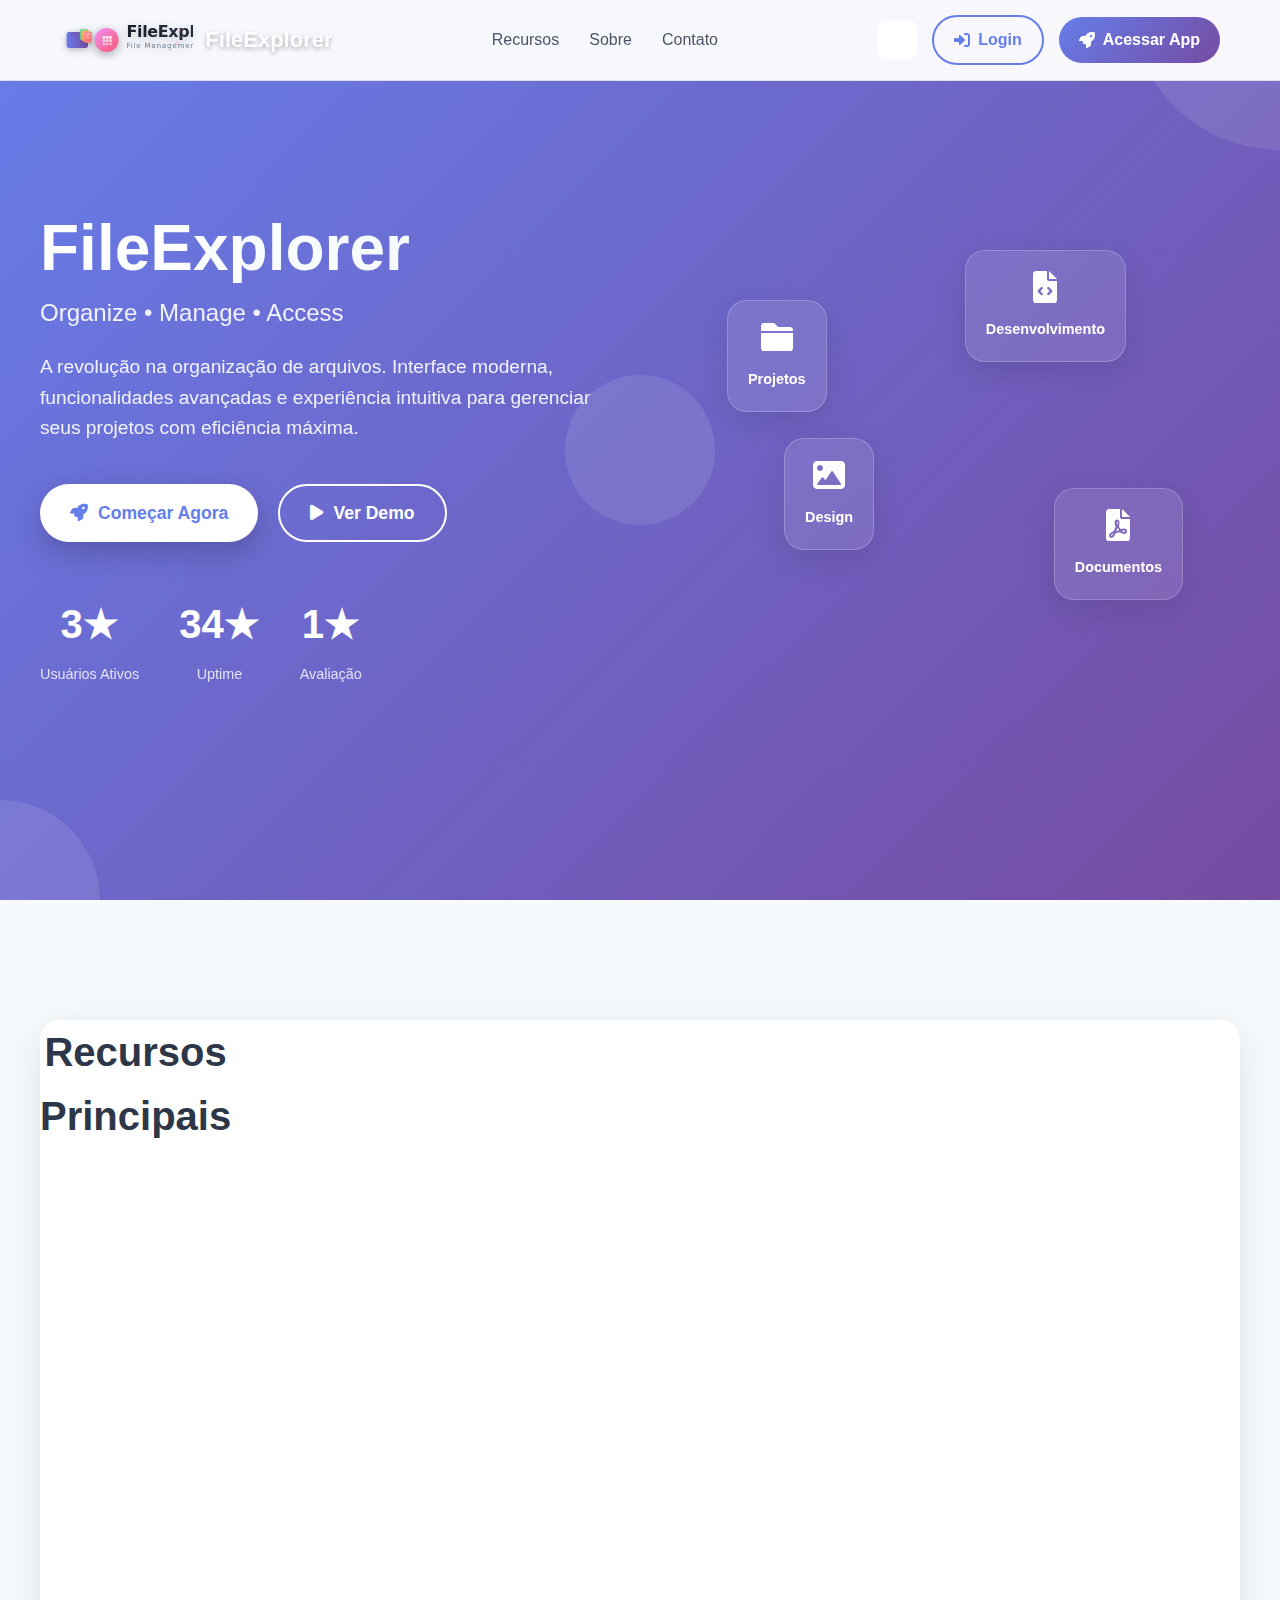
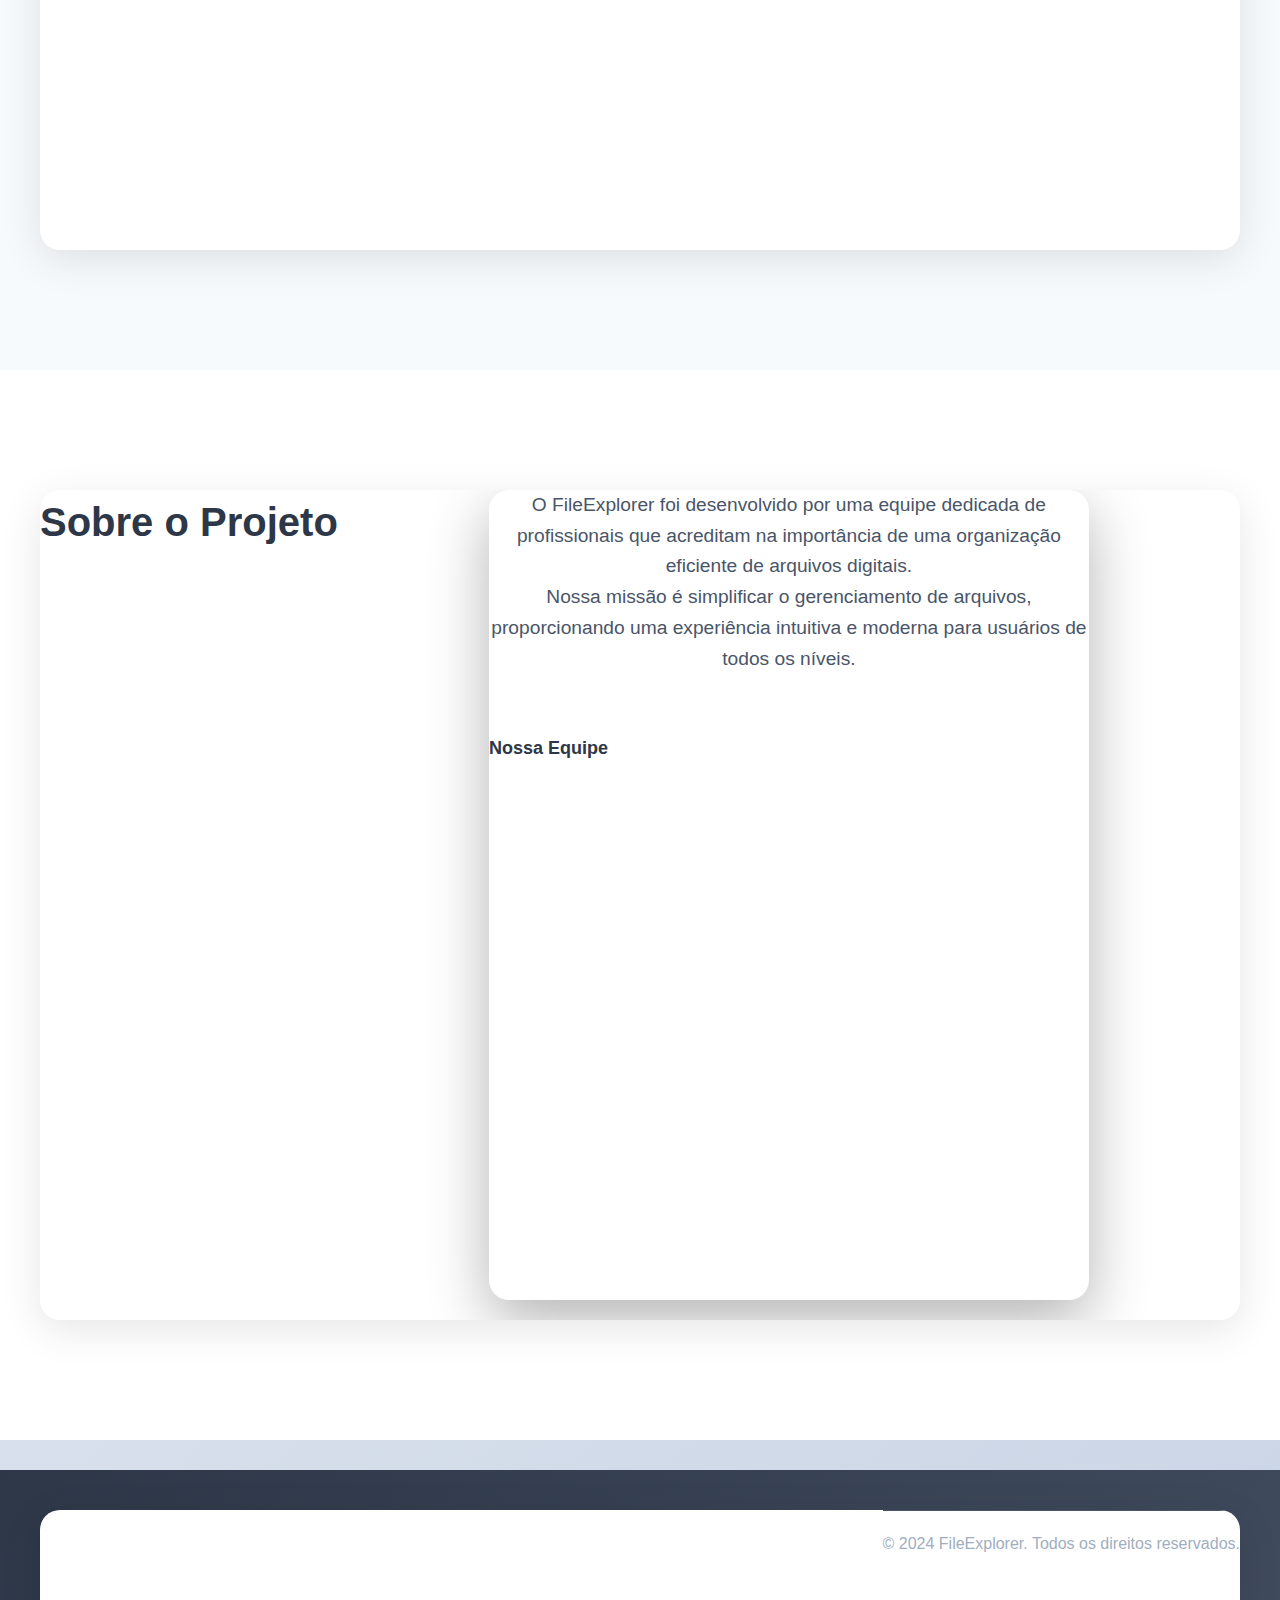
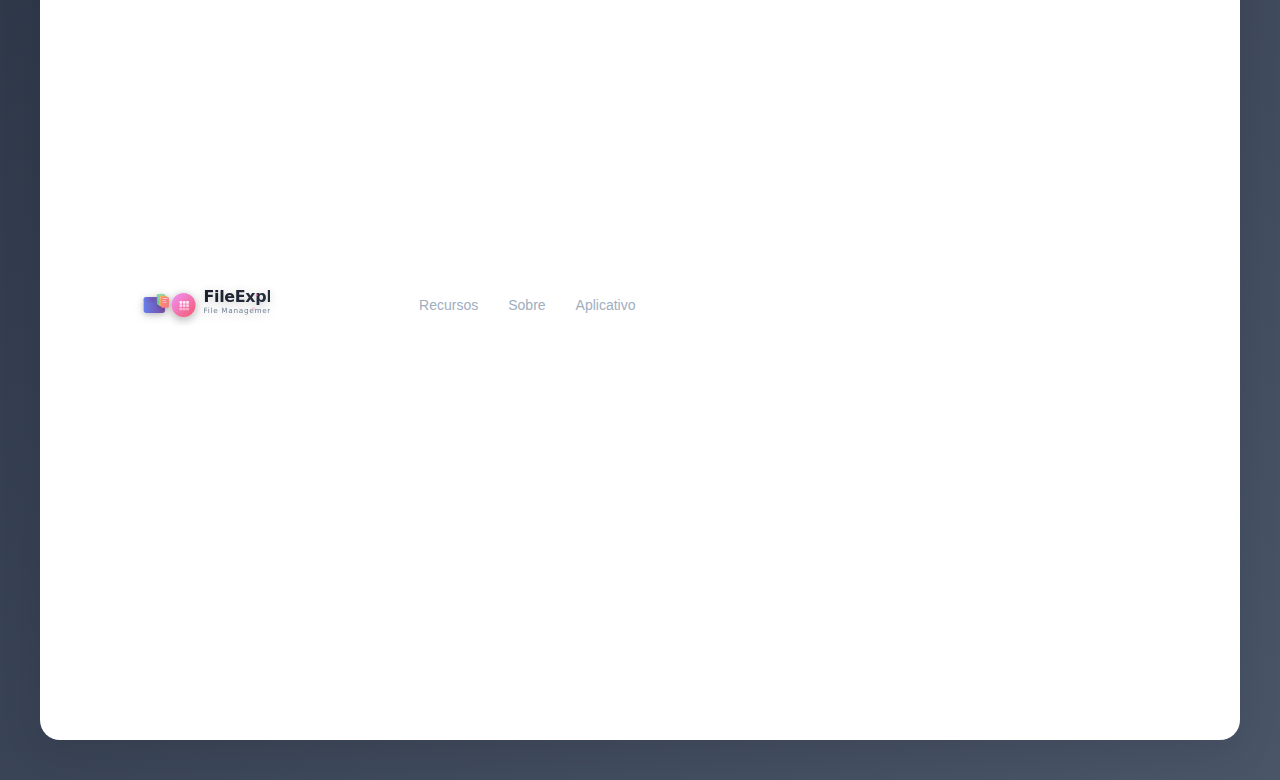
<file: organizador/index.html>
<!DOCTYPE html>
<html lang="pt-BR">
<head>
    <meta charset="UTF-8">
    <meta name="viewport" content="width=device-width, initial-scale=1.0">
    <title>FileExplorer - Organizador de Arquivos</title>
    <link rel="icon" type="image/svg+xml" href="favicon.svg">
    <link rel="stylesheet" href="style.css">
    <link href="https://cdnjs.cloudflare.com/ajax/libs/font-awesome/6.0.0/css/all.min.css" rel="stylesheet">
</head>
<body>
    <!-- Header da Landing Page -->
    <header class="landing-header">
        <div class="header-content">
            <div class="logo">
                <img src="logo.svg" alt="FileExplorer Logo" class="logo-img">
                <span>FileExplorer</span>
            </div>
            <nav class="header-nav">
                <a href="#features" class="nav-link">Recursos</a>
                <a href="#about" class="nav-link">Sobre</a>
                <a href="#contact" class="nav-link">Contato</a>
            </nav>
            <div class="header-actions">
                <button class="theme-toggle" id="themeToggle" title="Alternar tema">
                    <i class="fas fa-moon"></i>
                </button>
                <a href="login.html" class="btn-login">
                    <i class="fas fa-sign-in-alt"></i>
                    Login
                </a>
                <a href="app.html" class="btn-app">
                    <i class="fas fa-rocket"></i>
                    Acessar App
                </a>
            </div>
        </div>
    </header>

    <!-- Hero Section -->
    <section class="hero-section">
        <div class="hero-content">
            <div class="hero-text">
                <h1 class="hero-title">
                    <span class="hero-title-main">FileExplorer</span>
                    <span class="hero-title-sub">Organize • Manage • Access</span>
                </h1>
                <p class="hero-description">
                    A revolução na organização de arquivos. Interface moderna, 
                    funcionalidades avançadas e experiência intuitiva para gerenciar 
                    seus projetos com eficiência máxima.
                </p>
                <div class="hero-buttons">
                    <a href="app.html" class="hero-btn primary">
                        <i class="fas fa-rocket"></i>
                        Começar Agora
                    </a>
                    <button class="hero-btn secondary" id="demoBtn">
                        <i class="fas fa-play"></i>
                        Ver Demo
                    </button>
                </div>
                <div class="hero-stats">
                    <div class="stat-item">
                        <span class="stat-number">10K+</span>
                        <span class="stat-label">Usuários Ativos</span>
                    </div>
                    <div class="stat-item">
                        <span class="stat-number">99.9%</span>
                        <span class="stat-label">Uptime</span>
                    </div>
                    <div class="stat-item">
                        <span class="stat-number">5★</span>
                        <span class="stat-label">Avaliação</span>
                    </div>
                </div>
            </div>
            <div class="hero-visual">
                <div class="floating-cards">
                    <div class="floating-card card-1">
                        <i class="fas fa-folder"></i>
                        <span>Projetos</span>
                    </div>
                    <div class="floating-card card-2">
                        <i class="fas fa-file-code"></i>
                        <span>Desenvolvimento</span>
                    </div>
                    <div class="floating-card card-3">
                        <i class="fas fa-image"></i>
                        <span>Design</span>
                    </div>
                    <div class="floating-card card-4">
                        <i class="fas fa-file-pdf"></i>
                        <span>Documentos</span>
                    </div>
                </div>
            </div>
        </div>
        <div class="hero-background">
            <div class="bg-shape shape-1"></div>
            <div class="bg-shape shape-2"></div>
            <div class="bg-shape shape-3"></div>
        </div>
    </section>

    <!-- Features Section -->
    <section id="features" class="features-section">
        <div class="container">
            <h2 class="section-title">Recursos Principais</h2>
            <div class="features-grid">
                <div class="feature-card">
                    <div class="feature-icon">
                        <i class="fas fa-folder-open"></i>
                    </div>
                    <h3>Organização Inteligente</h3>
                    <p>Organize seus arquivos de forma automática e intuitiva com nossa IA avançada.</p>
                </div>
                <div class="feature-card">
                    <div class="feature-icon">
                        <i class="fas fa-search"></i>
                    </div>
                    <h3>Busca Avançada</h3>
                    <p>Encontre qualquer arquivo instantaneamente com nossa busca inteligente e filtros.</p>
                </div>
                <div class="feature-card">
                    <div class="feature-icon">
                        <i class="fas fa-moon"></i>
                    </div>
                    <h3>Tema Escuro</h3>
                    <p>Interface adaptável com tema claro e escuro para melhor experiência visual.</p>
                </div>
                <div class="feature-card">
                    <div class="feature-icon">
                        <i class="fas fa-mobile-alt"></i>
                    </div>
                    <h3>Responsivo</h3>
                    <p>Funciona perfeitamente em desktop, tablet e dispositivos móveis.</p>
                </div>
            </div>
        </div>
    </section>

    <!-- About Section -->
    <section id="about" class="about-section">
        <div class="container">
            <h2 class="section-title">Sobre o Projeto</h2>
            <div class="about-content">
                <div class="about-text">
                    <p>O FileExplorer foi desenvolvido por uma equipe dedicada de profissionais que acreditam na importância de uma organização eficiente de arquivos digitais.</p>
                    <p>Nossa missão é simplificar o gerenciamento de arquivos, proporcionando uma experiência intuitiva e moderna para usuários de todos os níveis.</p>
                </div>
                <div class="about-team">
                    <h3>Nossa Equipe</h3>
                    <div class="team-grid">
                        <div class="team-member">
                            <div class="member-icon">
                                <i class="fas fa-code"></i>
                            </div>
                            <h4>Gustavo</h4>
                            <p>Desenvolvedor Full Stack</p>
                        </div>
                        <div class="team-member">
                            <div class="member-icon">
                                <i class="fas fa-palette"></i>
                            </div>
                            <h4>Antony</h4>
                            <p>Designer & Ideias</p>
                        </div>
                        <div class="team-member">
                            <div class="member-icon">
                                <i class="fas fa-microphone"></i>
                            </div>
                            <h4>Mirian</h4>
                            <p>Apresentação & Cliente</p>
                        </div>
                        <div class="team-member">
                            <div class="member-icon">
                                <i class="fas fa-handshake"></i>
                            </div>
                            <h4>Ketelin</h4>
                            <p>Apresentação & Cliente</p>
                        </div>
                    </div>
                </div>
            </div>
        </div>
    </section>

    <!-- Footer -->
    <footer class="footer">
        <div class="container">
            <div class="footer-content">
                <div class="footer-logo">
                    <img src="logo.svg" alt="FileExplorer Logo" class="logo-img">
                    <span>FileExplorer</span>
                </div>
                <div class="footer-links">
                    <a href="#features">Recursos</a>
                    <a href="#about">Sobre</a>
                    <a href="app.html">Aplicativo</a>
                </div>
                <div class="footer-social">
                    <a href="#" class="social-link"><i class="fab fa-github"></i></a>
                    <a href="#" class="social-link"><i class="fab fa-linkedin"></i></a>
                    <a href="#" class="social-link"><i class="fab fa-twitter"></i></a>
                </div>
            </div>
            <div class="footer-bottom">
                <p>&copy; 2024 FileExplorer. Todos os direitos reservados.</p>
            </div>
        </div>
    </footer>

    <script src="landing.js"></script>
</body>
</html>
</file>
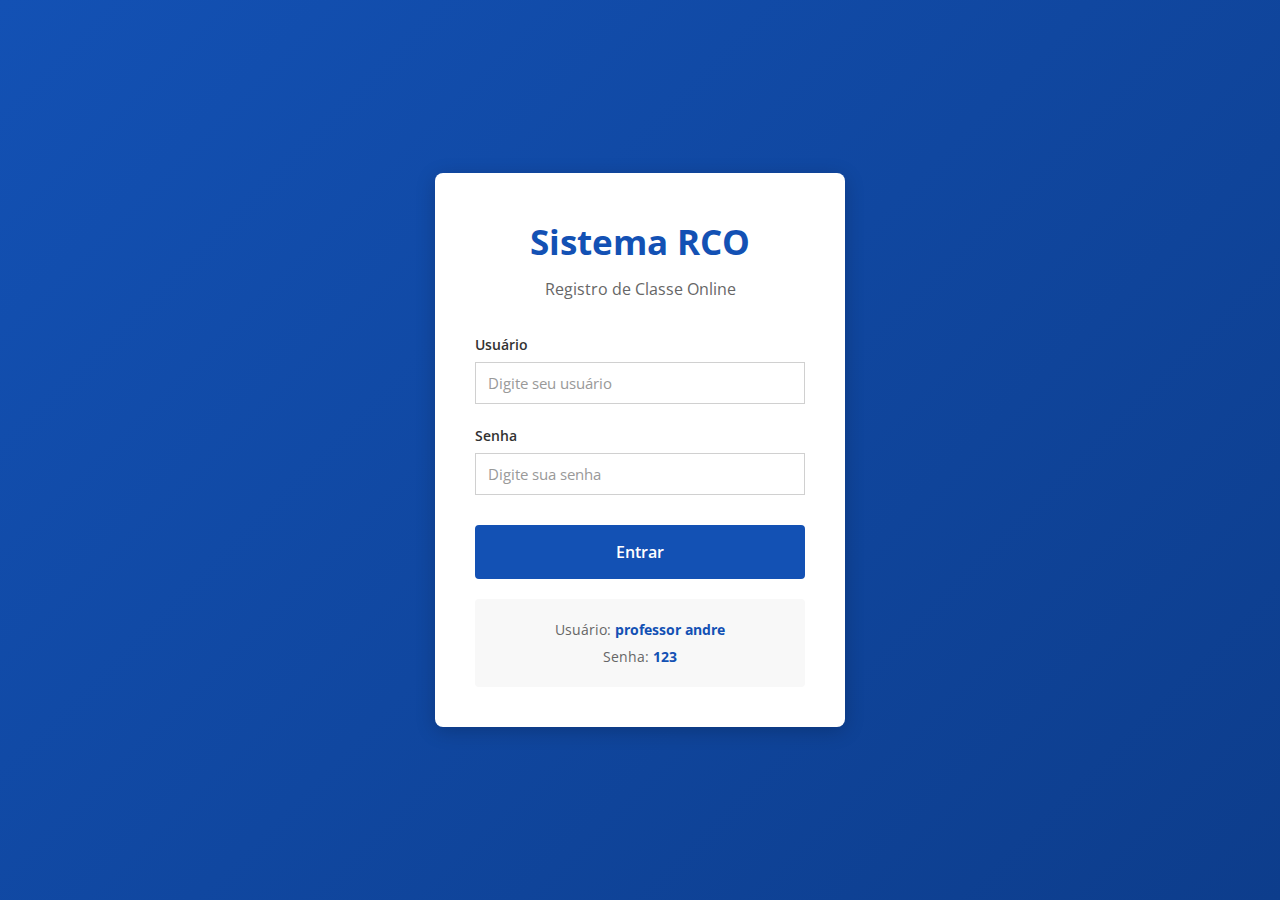
<file: rco/index.html>
<!DOCTYPE html>
<html lang="pt-BR">
<head>
    <meta charset="UTF-8">
    <meta name="viewport" content="width=device-width, initial-scale=1.0">
    <title>Sistema RCO - Registro de Classe Online</title>
    <link rel="stylesheet" href="style.css">
</head>
<body>
    <!-- Tela de Início/Login -->
    <div id="loginScreen" class="login-screen">
        <div class="login-container">
            <div class="login-box">
                <div class="login-header">
                    <h1 class="login-title">Sistema RCO</h1>
                    <p class="login-subtitle">Registro de Classe Online</p>
                </div>
                <form id="loginForm" class="login-form">
                    <div class="form-group">
                        <label for="username">Usuário</label>
                        <input type="text" id="username" required placeholder="Digite seu usuário" autocomplete="username">
                    </div>
                    <div class="form-group">
                        <label for="password">Senha</label>
                        <input type="password" id="password" required placeholder="Digite sua senha" autocomplete="current-password">
                    </div>
                    <button type="submit" class="login-btn">Entrar</button>
                    <div class="login-info">
                        <p>Usuário: <strong>professor andre</strong></p>
                        <p>Senha: <strong>123</strong></p>
                    </div>
                </form>
            </div>
        </div>
    </div>

    <!-- Sistema Principal (oculto inicialmente) -->
    <div id="mainSystem" class="main-system" style="display: none;">
        <div class="crt-screen">
            <div class="scanlines"></div>
            
            <!-- Header -->
            <header class="system-header">
                <div class="header-main">
                    <div class="container">
                        <div class="header-content">
                            <div class="header-title-section">
                                <h1 class="system-title">Sistema RCO</h1>
                                <p class="system-subtitle">Registro de Classe Online</p>
                            </div>
                            <button id="logoutBtn" class="logout-btn">Sair</button>
                        </div>
                    </div>
                </div>
            </header>

            <div class="content-wrapper">
                <!-- Menu Lateral (Aside) -->
                <aside class="sidebar">
                    <nav class="sidebar-nav">
                        <button class="menu-item active" data-section="attendance">
                            <span class="menu-icon">📋</span>
                            <span class="menu-text">Chamada</span>
                        </button>
                        <button class="menu-item" data-section="grades">
                            <span class="menu-icon">📝</span>
                            <span class="menu-text">Notas</span>
                        </button>
                        <button class="menu-item" data-section="reports">
                            <span class="menu-icon">📊</span>
                            <span class="menu-text">Relatórios</span>
                        </button>
                    </nav>
                </aside>

                <!-- Conteúdo Principal -->
                <main class="main-content">
                    <!-- Seção: Chamada -->
                    <section id="section-attendance" class="content-section active">
                        <div class="section-panel">
                            <div class="panel-header">
                                <h2>Registro de Chamada</h2>
                            </div>
                            <div class="panel-content">
                                <!-- Filtros -->
                                <div class="attendance-filters">
                                    <div class="filter-group">
                                        <label for="attendanceClass">Turma</label>
                                        <select id="attendanceClass">
                                            <option value="">Todas as turmas</option>
                                            <option value="1AP">1 AP - Médio Técnico</option>
                                            <option value="2AP">2 AP - Médio Técnico</option>
                                            <option value="3AP">3 AP - Médio Técnico</option>
                                        </select>
                                    </div>
                                    <div class="filter-group">
                                        <label for="attendanceDate">Data</label>
                                        <input type="date" id="attendanceDate" required>
                                    </div>
                                    <button id="loadAttendance" class="filter-btn">Carregar Lista</button>
                                </div>

                                <!-- Tabela de Chamada -->
                                <div class="attendance-table-container">
                                    <table class="attendance-table">
                                        <thead>
                                            <tr>
                                                <th width="50">Nº</th>
                                                <th>Matrícula</th>
                                                <th>Nome do Aluno</th>
                                                <th width="200">Status</th>
                                            </tr>
                                        </thead>
                                        <tbody id="attendanceTableBody">
                                            <tr>
                                                <td colspan="4" class="empty-message">Selecione uma turma e data para iniciar a chamada</td>
                                            </tr>
                                        </tbody>
                                    </table>
                                </div>

                                <div class="attendance-actions">
                                    <button id="saveAttendance" class="retro-btn" disabled>Salvar Chamada</button>
                                    <button id="selectAllPresent" class="action-btn">Marcar Todos Presentes</button>
                                </div>
                            </div>
                        </div>
                    </section>

                    <!-- Seção: Notas -->
                    <section id="section-grades" class="content-section">
                        <div class="section-panel">
                            <div class="panel-header">
                                <h2>Registro de Notas</h2>
                            </div>
                            <div class="panel-content">
                                <form id="gradeForm" class="retro-form">
                                    <div class="form-row">
                                        <div class="form-group">
                                            <label for="gradeStudent">Aluno</label>
                                            <select id="gradeStudent" required>
                                                <option value="">Selecione um aluno</option>
                                            </select>
                                        </div>
                                        <div class="form-group">
                                            <label for="gradeSubject">Disciplina</label>
                                            <select id="gradeSubject" required>
                                                <option value="">Selecione uma disciplina</option>
                                                <option value="Matemática">Matemática</option>
                                                <option value="Português">Português</option>
                                                <option value="História">História</option>
                                                <option value="Geografia">Geografia</option>
                                                <option value="Ciências">Ciências</option>
                                                <option value="Física">Física</option>
                                                <option value="Química">Química</option>
                                                <option value="Biologia">Biologia</option>
                                                <option value="Inglês">Inglês</option>
                                                <option value="Educação Física">Educação Física</option>
                                                <option value="Artes">Artes</option>
                                                <option value="Filosofia">Filosofia</option>
                                                <option value="Sociologia">Sociologia</option>
                                                <option value="Língua Portuguesa">Língua Portuguesa</option>
                                                <option value="Literatura">Literatura</option>
                                                <option value="Redação">Redação</option>
                                                <option value="Informática">Informática</option>
                                                <option value="Técnico Profissionalizante">Técnico Profissionalizante</option>
                                            </select>
                                        </div>
                                    </div>
                                    <div class="form-row">
                                        <div class="form-group">
                                            <label for="gradeValue">Nota (0-10)</label>
                                            <input type="number" id="gradeValue" min="0" max="10" step="0.1" required placeholder="0.0">
                                        </div>
                                        <div class="form-group">
                                            <label for="gradeType">Tipo de Avaliação</label>
                                            <select id="gradeType" required>
                                                <option value="P1">P1 - Prova 1</option>
                                                <option value="P2">P2 - Prova 2</option>
                                                <option value="Trabalho">Trabalho</option>
                                                <option value="Atividade">Atividade</option>
                                                <option value="Outro">Outro</option>
                                            </select>
                                        </div>
                                    </div>
                                    <button type="submit" class="retro-btn">Registrar Nota</button>
                                </form>
                                <div id="gradesList" class="grades-list"></div>
                            </div>
                        </div>
                    </section>

                    <!-- Seção: Relatórios -->
                    <section id="section-reports" class="content-section">
                        <div class="section-panel">
                            <div class="panel-header">
                                <h2>Relatórios</h2>
                            </div>
                            <div class="panel-content">
                                <div class="form-group">
                                    <label for="reportStudent">Selecionar Aluno</label>
                                    <select id="reportStudent">
                                        <option value="">Selecione um aluno</option>
                                    </select>
                                </div>
                                <button id="generateReport" class="retro-btn">Gerar Relatório</button>
                                <div id="reportOutput" class="report-output"></div>
                            </div>
                        </div>
                    </section>

                    <footer class="system-footer">
                        <p>Sistema RCO - Registro de Classe Online</p>
                        <p>© 2024 - Todos os direitos reservados</p>
                    </footer>
                </main>
            </div>
        </div>
    </div>
    <script src="script.js"></script>
</body>
</html>
</file>
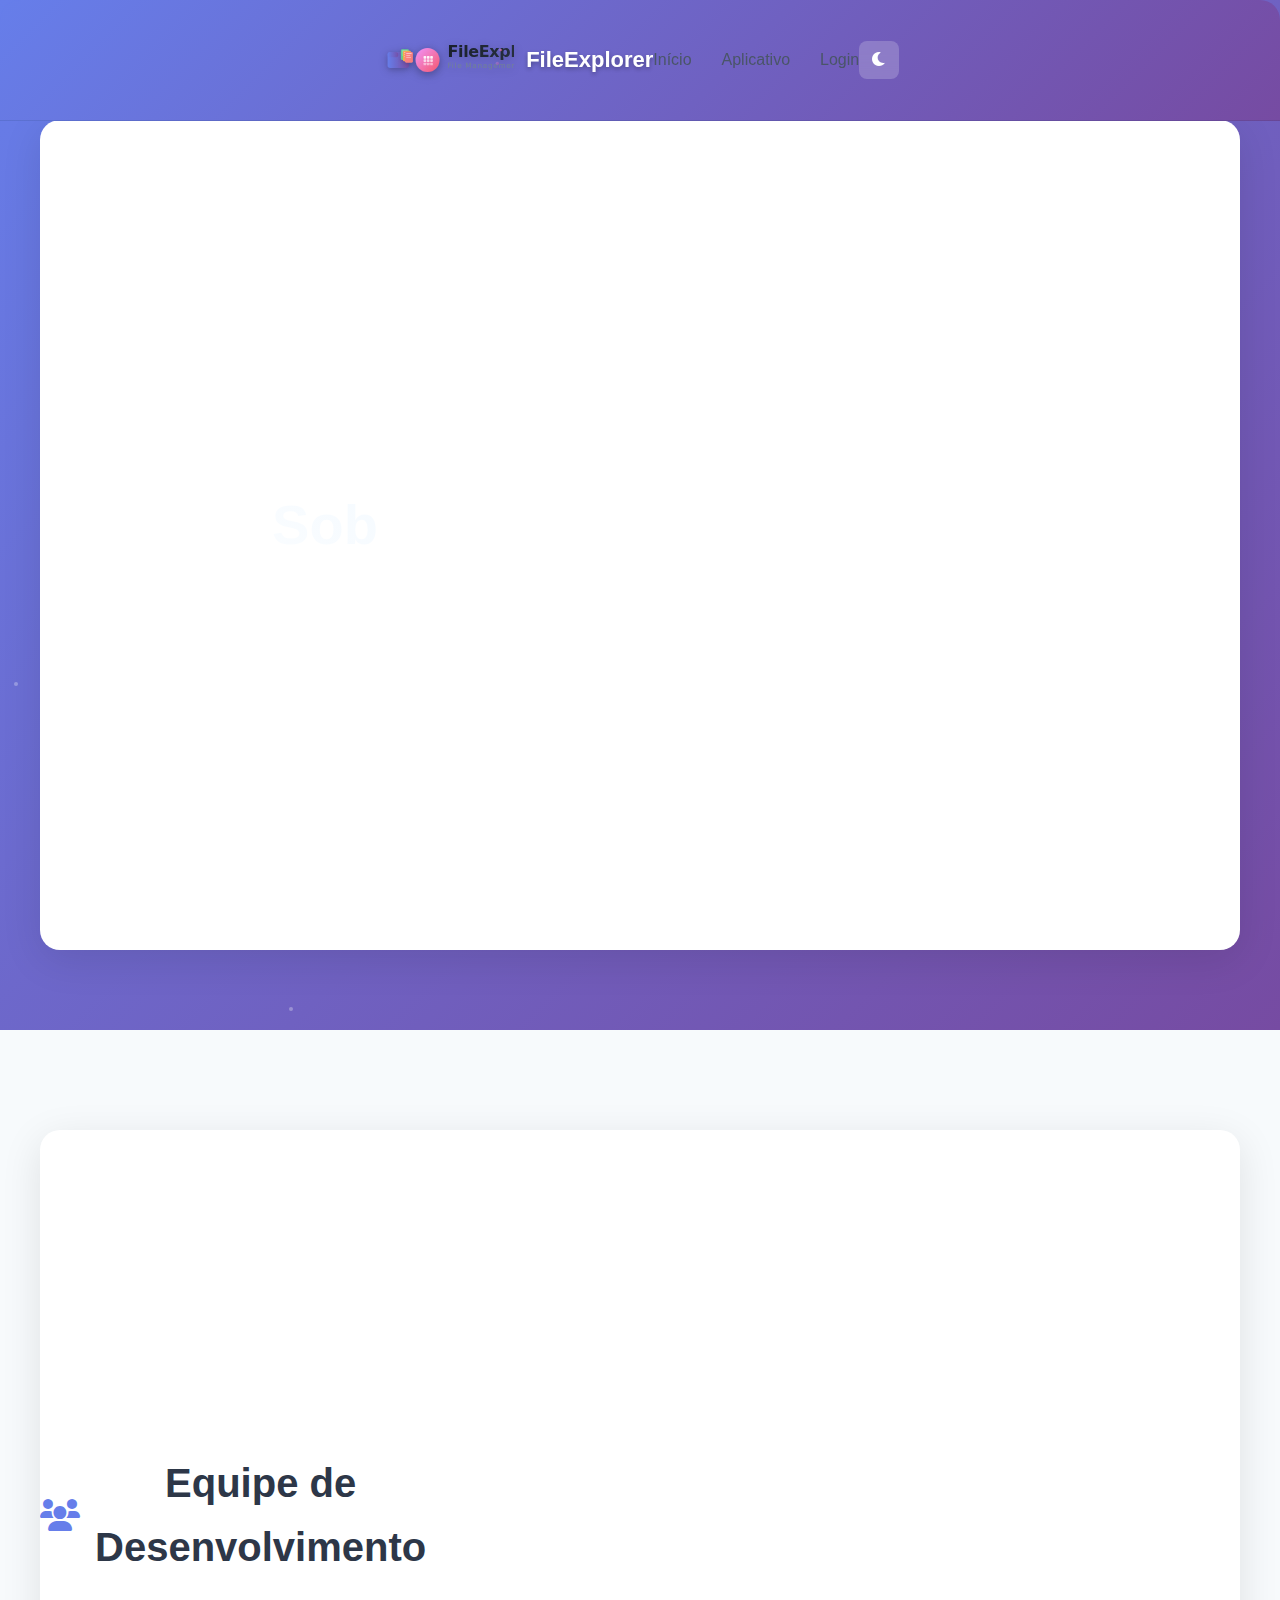
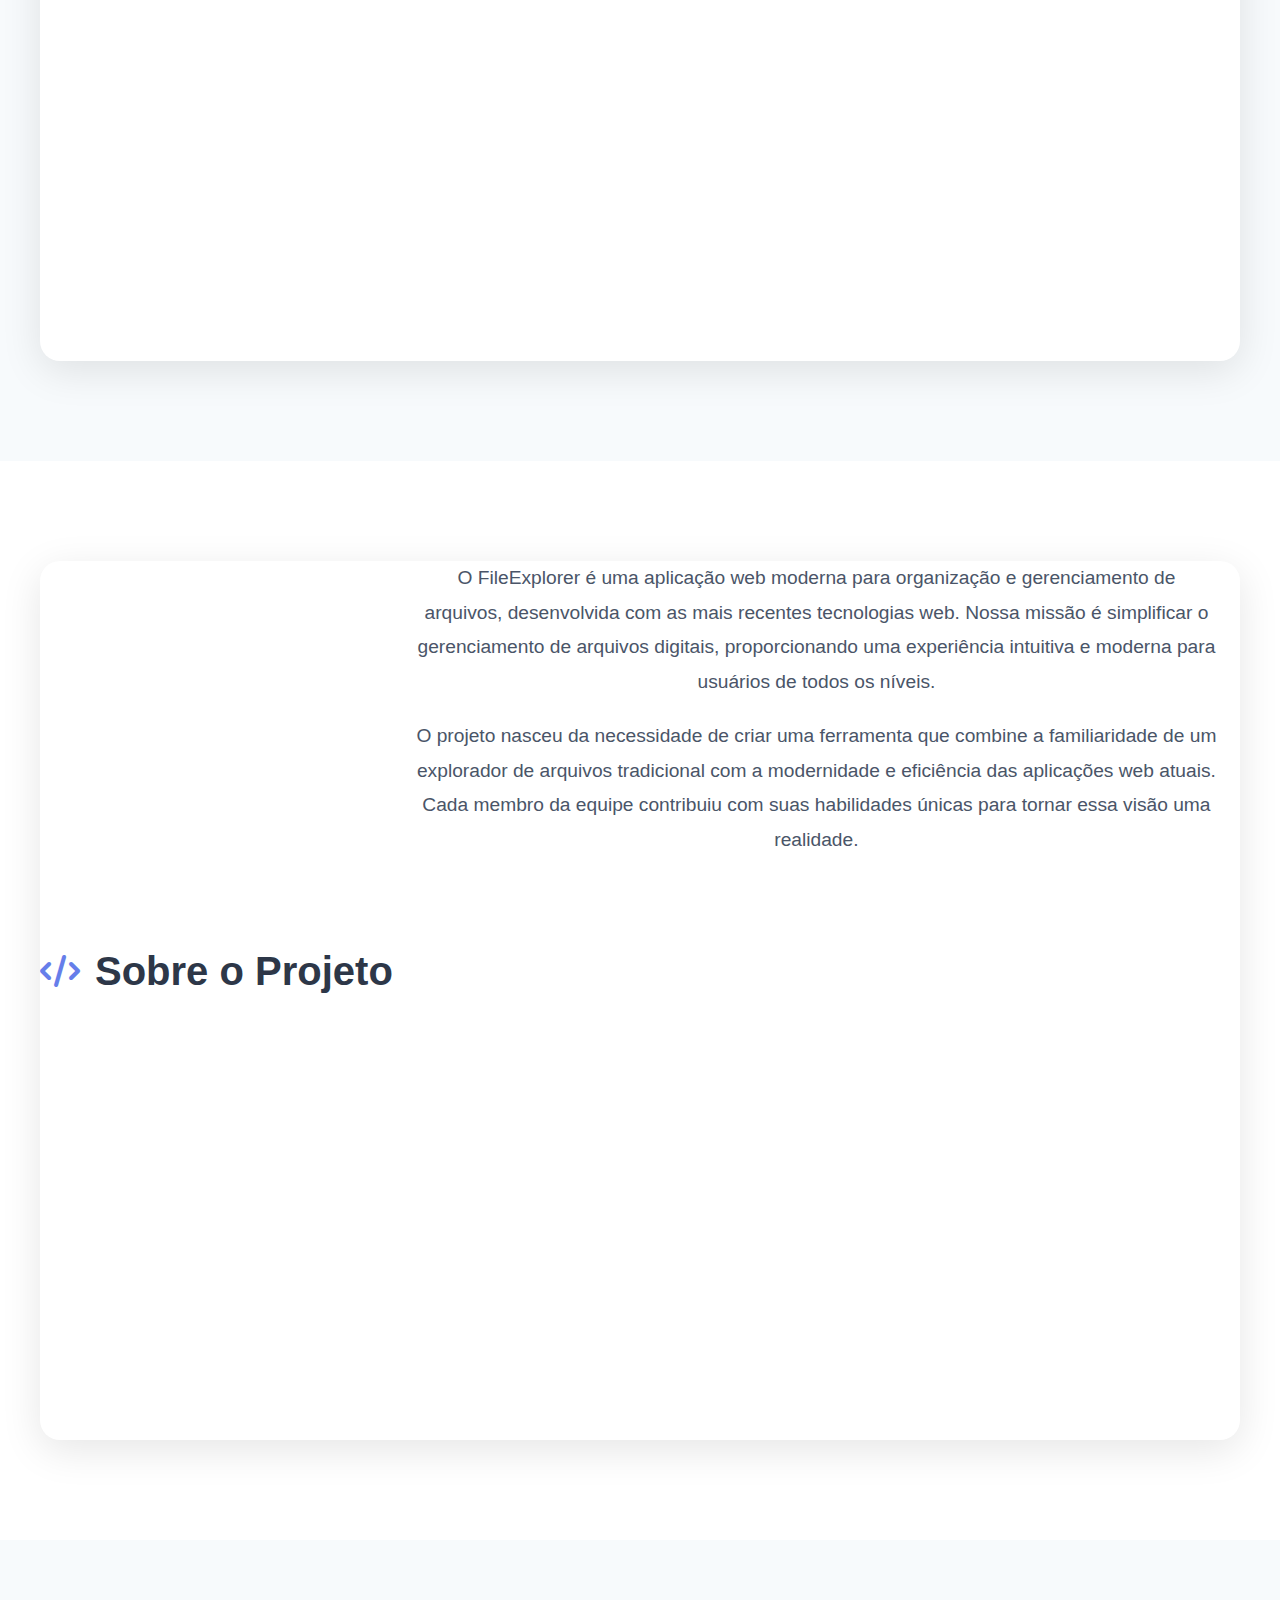
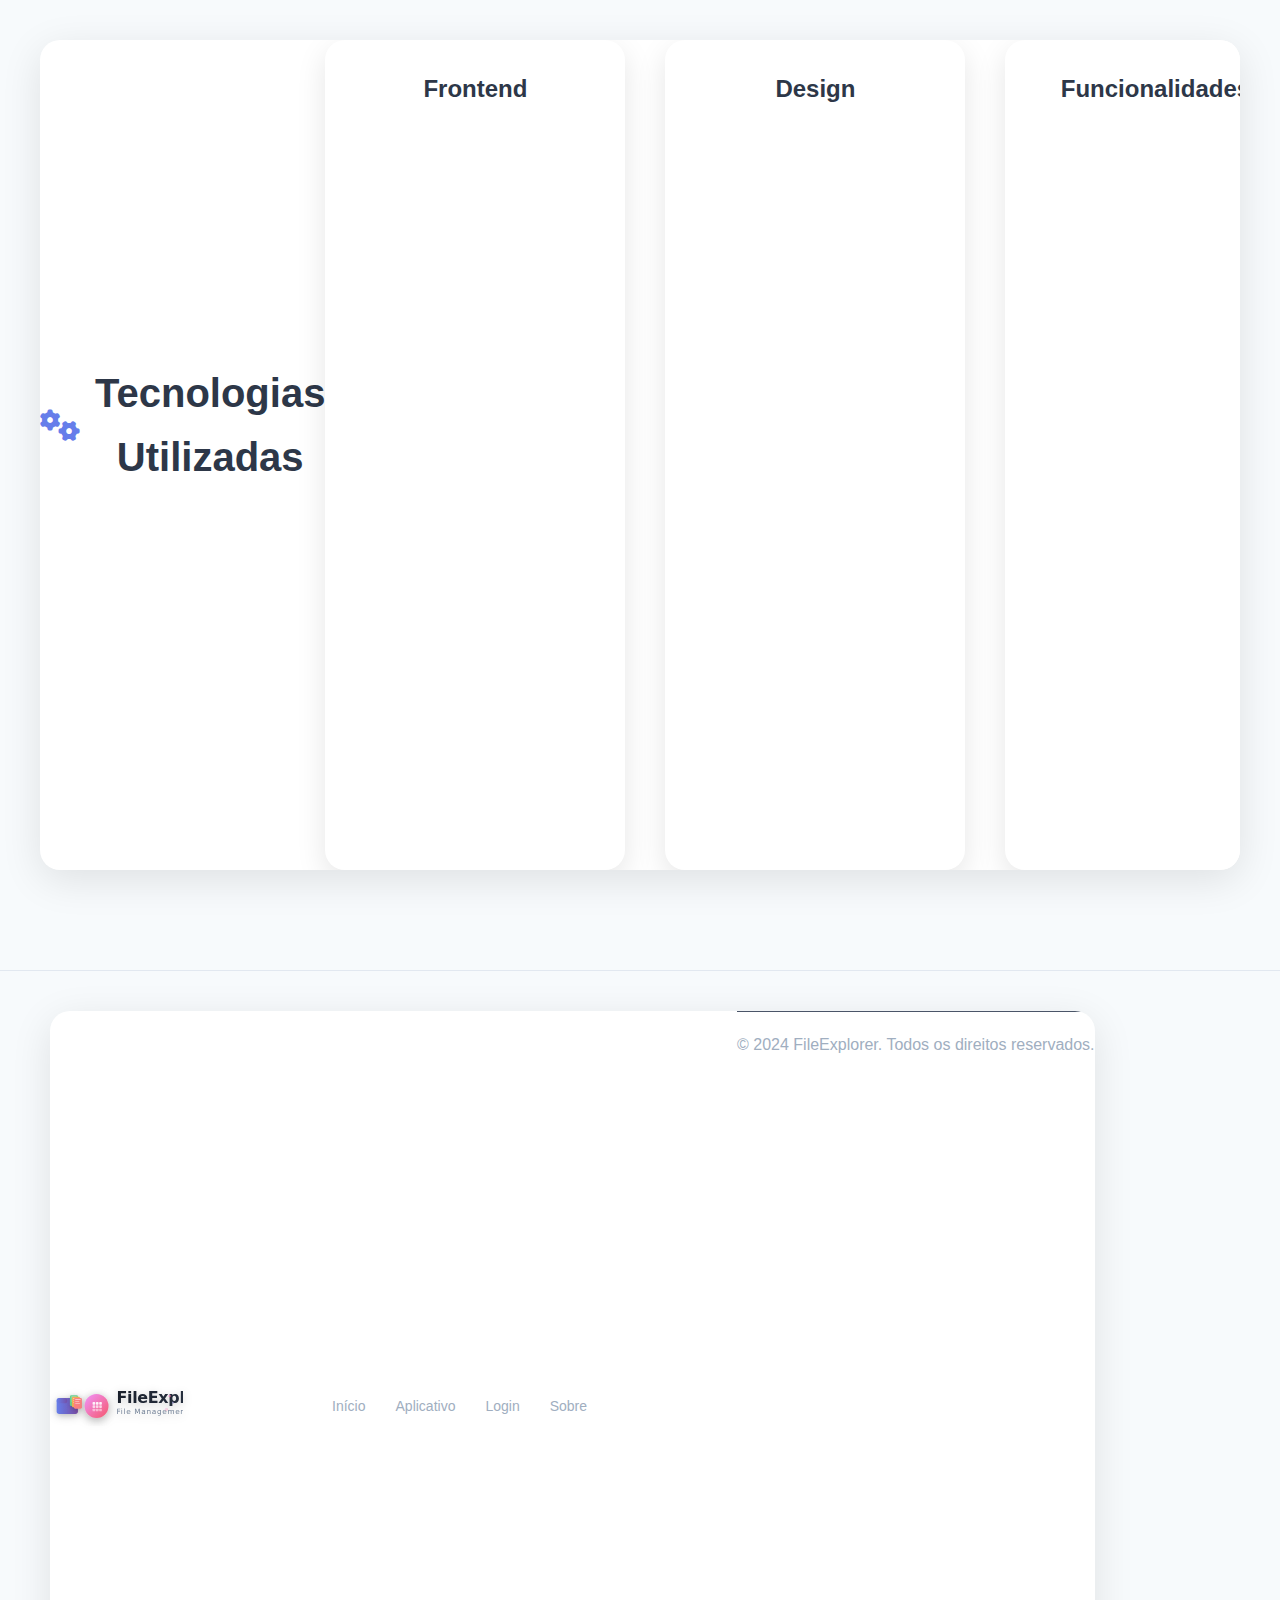
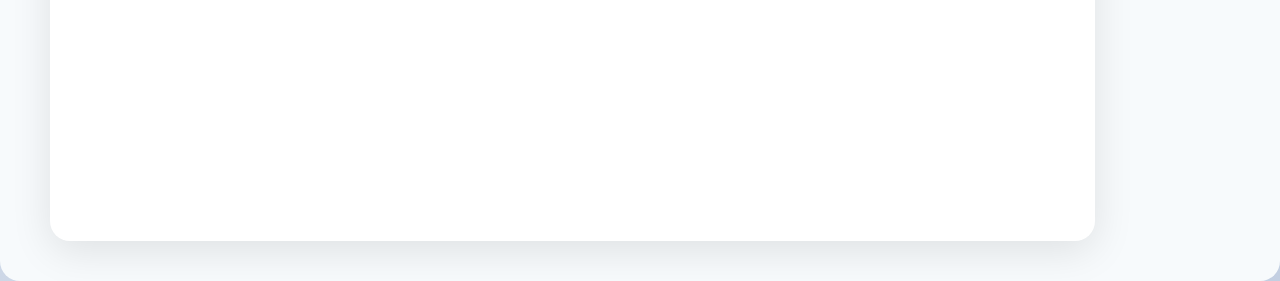
<file: organizador/about.html>
<!DOCTYPE html>
<html lang="pt-BR">
<head>
    <meta charset="UTF-8">
    <meta name="viewport" content="width=device-width, initial-scale=1.0">
    <title>Sobre Nós - FileExplorer</title>
    <link rel="icon" type="image/svg+xml" href="favicon.svg">
    <link rel="stylesheet" href="style.css">
    <link href="https://cdnjs.cloudflare.com/ajax/libs/font-awesome/6.0.0/css/all.min.css" rel="stylesheet">
</head>
<body>
    <!-- Header da página -->
    <header class="about-header">
        <div class="header-content">
            <div class="logo">
                <img src="logo.svg" alt="FileExplorer Logo" class="logo-img">
                <span>FileExplorer</span>
            </div>
            <nav class="header-nav">
                <a href="index.html" class="nav-link">Início</a>
                <a href="app.html" class="nav-link">Aplicativo</a>
                <a href="login.html" class="nav-link">Login</a>
            </nav>
            <div class="header-actions">
                <button class="theme-toggle" id="themeToggle" title="Alternar tema">
                    <i class="fas fa-moon"></i>
                </button>
            </div>
        </div>
    </header>

    <!-- Hero Section -->
    <section class="about-hero">
        <div class="container">
            <div class="hero-content">
                <h1 class="hero-title">Sobre Nós</h1>
                <p class="hero-subtitle">Conheça a equipe por trás do FileExplorer</p>
            </div>
        </div>
    </section>

    <!-- Equipe de Desenvolvimento -->
    <section class="team-section">
        <div class="container">
            <h2 class="section-title">
                <i class="fas fa-users"></i>
                Equipe de Desenvolvimento
            </h2>
            <div class="developers-grid">
                <div class="developer-card">
                    <div class="developer-icon">
                        <i class="fas fa-code"></i>
                    </div>
                    <div class="developer-info">
                        <h3>Gustavo</h3>
                        <p class="developer-role">Desenvolvedor Full Stack</p>
                        <p class="developer-bio">Responsável pela implementação técnica e desenvolvimento completo do sistema. Especialista em JavaScript, HTML5, CSS3 e arquitetura de aplicações web modernas.</p>
                        <div class="developer-skills">
                            <span class="skill-tag">JavaScript</span>
                            <span class="skill-tag">HTML5</span>
                            <span class="skill-tag">CSS3</span>
                            <span class="skill-tag">Node.js</span>
                        </div>
                    </div>
                </div>
                
                <div class="developer-card">
                    <div class="developer-icon">
                        <i class="fas fa-palette"></i>
                    </div>
                    <div class="developer-info">
                        <h3>Antony</h3>
                        <p class="developer-role">Designer & Ideias</p>
                        <p class="developer-bio">Responsável pelo design visual, experiência do usuário e desenvolvimento de ideias inovadoras. Criativo e focado em criar interfaces intuitivas e modernas.</p>
                        <div class="developer-skills">
                            <span class="skill-tag">UI/UX Design</span>
                            <span class="skill-tag">Figma</span>
                            <span class="skill-tag">Adobe Creative</span>
                            <span class="skill-tag">Prototipagem</span>
                        </div>
                    </div>
                </div>
                
                <div class="developer-card">
                    <div class="developer-icon">
                        <i class="fas fa-microphone"></i>
                    </div>
                    <div class="developer-info">
                        <h3>Mirian</h3>
                        <p class="developer-role">Apresentação & Cliente</p>
                        <p class="developer-bio">Responsável pela apresentação do projeto ao cliente e comunicação da equipe. Especialista em comunicação e gestão de relacionamento com clientes.</p>
                        <div class="developer-skills">
                            <span class="skill-tag">Comunicação</span>
                            <span class="skill-tag">Apresentações</span>
                            <span class="skill-tag">Gestão de Clientes</span>
                            <span class="skill-tag">Marketing</span>
                        </div>
                    </div>
                </div>
                
                <div class="developer-card">
                    <div class="developer-icon">
                        <i class="fas fa-handshake"></i>
                    </div>
                    <div class="developer-info">
                        <h3>Ketelin</h3>
                        <p class="developer-role">Apresentação & Cliente</p>
                        <p class="developer-bio">Trabalhou em conjunto com Mirian para criar e apresentar o projeto ao cliente. Especialista em colaboração e desenvolvimento de estratégias de apresentação.</p>
                        <div class="developer-skills">
                            <span class="skill-tag">Colaboração</span>
                            <span class="skill-tag">Estratégia</span>
                            <span class="skill-tag">Gestão de Projetos</span>
                            <span class="skill-tag">Networking</span>
                        </div>
                    </div>
                </div>
            </div>
        </div>
    </section>

    <!-- Sobre o Projeto -->
    <section class="project-section">
        <div class="container">
            <h2 class="section-title">
                <i class="fas fa-code"></i>
                Sobre o Projeto
            </h2>
            <div class="project-content">
                <div class="project-text">
                    <p>O FileExplorer é uma aplicação web moderna para organização e gerenciamento de arquivos, desenvolvida com as mais recentes tecnologias web. Nossa missão é simplificar o gerenciamento de arquivos digitais, proporcionando uma experiência intuitiva e moderna para usuários de todos os níveis.</p>
                    
                    <p>O projeto nasceu da necessidade de criar uma ferramenta que combine a familiaridade de um explorador de arquivos tradicional com a modernidade e eficiência das aplicações web atuais. Cada membro da equipe contribuiu com suas habilidades únicas para tornar essa visão uma realidade.</p>
                </div>
                
                <div class="project-stats">
                    <div class="stat-card">
                        <div class="stat-icon">
                            <i class="fas fa-code"></i>
                        </div>
                        <div class="stat-content">
                            <h3>1000+</h3>
                            <p>Linhas de Código</p>
                        </div>
                    </div>
                    
                    <div class="stat-card">
                        <div class="stat-icon">
                            <i class="fas fa-clock"></i>
                        </div>
                        <div class="stat-content">
                            <h3>2</h3>
                            <p>Semanas de Desenvolvimento</p>
                        </div>
                    </div>
                    
                    <div class="stat-card">
                        <div class="stat-icon">
                            <i class="fas fa-users"></i>
                        </div>
                        <div class="stat-content">
                            <h3>4</h3>
                            <p>Membros da Equipe</p>
                        </div>
                    </div>
                    
                    <div class="stat-card">
                        <div class="stat-icon">
                            <i class="fas fa-star"></i>
                        </div>
                        <div class="stat-content">
                            <h3>5★</h3>
                            <p>Avaliação do Cliente</p>
                        </div>
                    </div>
                </div>
            </div>
        </div>
    </section>

    <!-- Tecnologias -->
    <section class="tech-section">
        <div class="container">
            <h2 class="section-title">
                <i class="fas fa-cogs"></i>
                Tecnologias Utilizadas
            </h2>
            <div class="tech-grid">
                <div class="tech-category">
                    <h3>Frontend</h3>
                    <div class="tech-items">
                        <div class="tech-item">
                            <i class="fab fa-html5"></i>
                            <span>HTML5</span>
                        </div>
                        <div class="tech-item">
                            <i class="fab fa-css3-alt"></i>
                            <span>CSS3</span>
                        </div>
                        <div class="tech-item">
                            <i class="fab fa-js-square"></i>
                            <span>JavaScript</span>
                        </div>
                        <div class="tech-item">
                            <i class="fas fa-palette"></i>
                            <span>FontAwesome</span>
                        </div>
                    </div>
                </div>
                
                <div class="tech-category">
                    <h3>Design</h3>
                    <div class="tech-items">
                        <div class="tech-item">
                            <i class="fas fa-paint-brush"></i>
                            <span>CSS Grid</span>
                        </div>
                        <div class="tech-item">
                            <i class="fas fa-mobile-alt"></i>
                            <span>Responsive</span>
                        </div>
                        <div class="tech-item">
                            <i class="fas fa-moon"></i>
                            <span>Dark Theme</span>
                        </div>
                        <div class="tech-item">
                            <i class="fas fa-magic"></i>
                            <span>Animations</span>
                        </div>
                    </div>
                </div>
                
                <div class="tech-category">
                    <h3>Funcionalidades</h3>
                    <div class="tech-items">
                        <div class="tech-item">
                            <i class="fas fa-search"></i>
                            <span>Busca</span>
                        </div>
                        <div class="tech-item">
                            <i class="fas fa-folder"></i>
                            <span>Navegação</span>
                        </div>
                        <div class="tech-item">
                            <i class="fas fa-file"></i>
                            <span>Gerenciamento</span>
                        </div>
                        <div class="tech-item">
                            <i class="fas fa-cog"></i>
                            <span>Configurações</span>
                        </div>
                    </div>
                </div>
            </div>
        </div>
    </section>

    <!-- Footer -->
    <footer class="about-footer">
        <div class="container">
            <div class="footer-content">
                <div class="footer-logo">
                    <img src="logo.svg" alt="FileExplorer Logo" class="logo-img">
                    <span>FileExplorer</span>
                </div>
                <div class="footer-links">
                    <a href="index.html">Início</a>
                    <a href="app.html">Aplicativo</a>
                    <a href="login.html">Login</a>
                    <a href="about.html">Sobre</a>
                </div>
                <div class="footer-social">
                    <a href="#" class="social-link"><i class="fab fa-github"></i></a>
                    <a href="#" class="social-link"><i class="fab fa-linkedin"></i></a>
                    <a href="#" class="social-link"><i class="fab fa-twitter"></i></a>
                </div>
            </div>
            <div class="footer-bottom">
                <p>&copy; 2024 FileExplorer. Todos os direitos reservados.</p>
            </div>
        </div>
    </footer>

    <script src="about.js"></script>
</body>
</html>
</file>
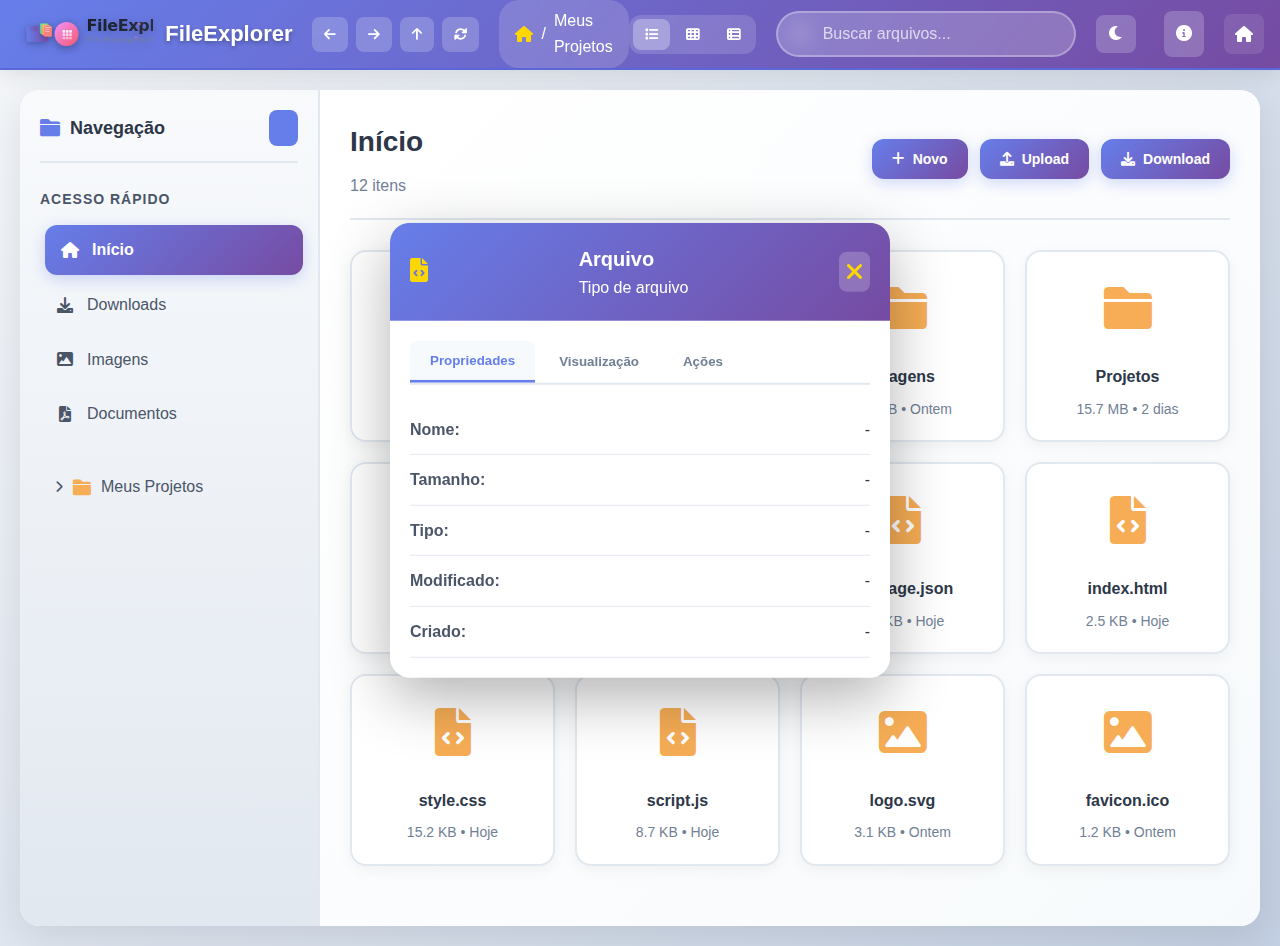
<file: organizador/app.html>
<!DOCTYPE html>
<html lang="pt-BR">
<head>
    <meta charset="UTF-8">
    <meta name="viewport" content="width=device-width, initial-scale=1.0">
    <title>FileExplorer - Aplicativo</title>
    <link rel="icon" type="image/svg+xml" href="favicon.svg">
    <link rel="stylesheet" href="style.css">
    <link href="https://cdnjs.cloudflare.com/ajax/libs/font-awesome/6.0.0/css/all.min.css" rel="stylesheet">
</head>
<body>
    <!-- Header estilo explorador -->
    <header class="header">
        <div class="header-left">
            <div class="logo">
                <img src="logo.svg" alt="FileExplorer Logo" class="logo-img">
                <span>FileExplorer</span>
            </div>
            <div class="nav-buttons">
                <button class="nav-btn" title="Voltar">
                    <i class="fas fa-arrow-left"></i>
                </button>
                <button class="nav-btn" title="Avançar">
                    <i class="fas fa-arrow-right"></i>
                </button>
                <button class="nav-btn" title="Subir">
                    <i class="fas fa-arrow-up"></i>
                </button>
                <button class="nav-btn" title="Atualizar">
                    <i class="fas fa-sync-alt"></i>
                </button>
            </div>
            <div class="path-bar">
                <i class="fas fa-home"></i>
                <span>/</span>
                <span>Meus Projetos</span>
            </div>
        </div>
        <div class="header-right">
            <div class="view-options">
                <button class="view-btn active" title="Visualização em lista">
                    <i class="fas fa-list"></i>
                </button>
                <button class="view-btn" title="Visualização em grade">
                    <i class="fas fa-th"></i>
                </button>
                <button class="view-btn" title="Visualização em detalhes">
                    <i class="fas fa-th-list"></i>
                </button>
            </div>
            <div class="search-box">
                <i class="fas fa-search"></i>
                <input type="text" placeholder="Buscar arquivos..." id="searchInput">
            </div>
            <button class="theme-toggle" id="themeToggle" title="Alternar tema">
                <i class="fas fa-moon"></i>
            </button>
            <a href="about.html" class="about-btn" title="Sobre nós">
                <i class="fas fa-info-circle"></i>
            </a>
            <a href="index.html" class="home-btn" title="Página inicial">
                <i class="fas fa-home"></i>
            </a>
        </div>
    </header>

    <!-- Sidebar estilo explorador -->
    <div class="container" id="main-app">
        <aside class="sidebar">
            <div class="sidebar-header">
                <h3>
                    <i class="fas fa-folder"></i>
                    Navegação
                </h3>
                <button class="btn-collapse">
                    <i class="fas fa-chevron-left"></i>
                </button>
            </div>
            
            <div class="quick-access">
                <h4>Acesso Rápido</h4>
                <div class="quick-item">
                    <i class="fas fa-home"></i>
                    <span>Início</span>
                </div>
                <div class="quick-item">
                    <i class="fas fa-download"></i>
                    <span>Downloads</span>
                </div>
                <div class="quick-item">
                    <i class="fas fa-image"></i>
                    <span>Imagens</span>
                </div>
                <div class="quick-item">
                    <i class="fas fa-file-pdf"></i>
                    <span>Documentos</span>
                </div>
            </div>
            
            <div class="file-tree">
                <div class="folder-header" onclick="toggleFolder(this)">
                    <i class="fas fa-chevron-right"></i>
                    <i class="fas fa-folder"></i>
                    <span>Meus Projetos</span>
                </div>
                <div class="folder-content">
                    <div class="folder-item" onclick="toggleFolder(this)">
                        <i class="fas fa-chevron-right"></i>
                        <i class="fas fa-folder"></i>
                        <span>Desenvolvimento</span>
                    </div>
                    <div class="folder-content">
                        <div class="file-item">
                            <i class="fas fa-file-code"></i>
                            <span>index.html</span>
                        </div>
                        <div class="file-item">
                            <i class="fas fa-file-code"></i>
                            <span>style.css</span>
                        </div>
                        <div class="file-item">
                            <i class="fas fa-file-code"></i>
                            <span>script.js</span>
                        </div>
                    </div>
                    <div class="folder-item" onclick="toggleFolder(this)">
                        <i class="fas fa-chevron-right"></i>
                        <i class="fas fa-folder"></i>
                        <span>Design</span>
                    </div>
                    <div class="folder-content">
                        <div class="file-item">
                            <i class="fas fa-image"></i>
                            <span>logo.svg</span>
                        </div>
                        <div class="file-item">
                            <i class="fas fa-image"></i>
                            <span>mockup.png</span>
                        </div>
                    </div>
                    <div class="file-item">
                        <i class="fas fa-file-pdf"></i>
                        <span>projeto.pdf</span>
                    </div>
                </div>
            </div>
        </aside>

        <!-- Conteúdo principal -->
        <main class="main-content">
            <div class="content-header">
                <div class="content-info">
                    <h2>Meus Projetos</h2>
                    <span class="item-count">8 itens</span>
                </div>
                <div class="content-actions">
                    <button class="btn-action">
                        <i class="fas fa-plus"></i>
                        Novo
                    </button>
                    <button class="btn-action">
                        <i class="fas fa-upload"></i>
                        Upload
                    </button>
                    <button class="btn-action">
                        <i class="fas fa-download"></i>
                        Download
                    </button>
                </div>
            </div>
            
            <div class="file-grid">
                <div class="file-card" data-file="index.html">
                    <div class="file-icon">
                        <i class="fas fa-file-code"></i>
                    </div>
                    <div class="file-name">index.html</div>
                    <div class="file-meta">2.5 KB • Hoje</div>
                </div>
                
                <div class="file-card" data-file="style.css">
                    <div class="file-icon">
                        <i class="fas fa-file-code"></i>
                    </div>
                    <div class="file-name">style.css</div>
                    <div class="file-meta">15.2 KB • Hoje</div>
                </div>
                
                <div class="file-card" data-file="script.js">
                    <div class="file-icon">
                        <i class="fas fa-file-code"></i>
                    </div>
                    <div class="file-name">script.js</div>
                    <div class="file-meta">8.7 KB • Hoje</div>
                </div>
                
                <div class="file-card" data-file="logo.svg">
                    <div class="file-icon">
                        <i class="fas fa-image"></i>
                    </div>
                    <div class="file-name">logo.svg</div>
                    <div class="file-meta">3.1 KB • Ontem</div>
                </div>
                
                <div class="file-card" data-file="mockup.png">
                    <div class="file-icon">
                        <i class="fas fa-image"></i>
                    </div>
                    <div class="file-name">mockup.png</div>
                    <div class="file-meta">245 KB • 2 dias</div>
                </div>
                
                <div class="file-card" data-file="projeto.pdf">
                    <div class="file-icon">
                        <i class="fas fa-file-pdf"></i>
                    </div>
                    <div class="file-name">projeto.pdf</div>
                    <div class="file-meta">1.2 MB • 3 dias</div>
                </div>
                
                <div class="file-card" data-file="documento.docx">
                    <div class="file-icon">
                        <i class="fas fa-file-word"></i>
                    </div>
                    <div class="file-name">documento.docx</div>
                    <div class="file-meta">156 KB • 1 semana</div>
                </div>
                
                <div class="file-card" data-file="planilha.xlsx">
                    <div class="file-icon">
                        <i class="fas fa-file-excel"></i>
                    </div>
                    <div class="file-name">planilha.xlsx</div>
                    <div class="file-meta">89 KB • 2 semanas</div>
                </div>
            </div>
        </main>
    </div>

    <!-- Modal de detalhes do arquivo -->
    <div class="file-details" id="fileDetails">
        <div class="details-header">
            <div class="file-icon-large">
                <i class="fas fa-file-code"></i>
            </div>
            <div class="file-info">
                <h3 id="fileName">Arquivo</h3>
                <p id="fileType">Tipo de arquivo</p>
            </div>
            <button class="btn-close" onclick="closeDetails()">
                <i class="fas fa-times"></i>
            </button>
        </div>
        
        <div class="details-content">
            <div class="details-tabs">
                <button class="detail-tab active" data-tab="properties">Propriedades</button>
                <button class="detail-tab" data-tab="preview">Visualização</button>
                <button class="detail-tab" data-tab="actions">Ações</button>
            </div>
            
            <div class="tab-content">
                <div class="property-group">
                    <div class="property-item">
                        <span class="property-label">Nome:</span>
                        <span class="property-value" id="propName">-</span>
                    </div>
                    <div class="property-item">
                        <span class="property-label">Tamanho:</span>
                        <span class="property-value" id="propSize">-</span>
                    </div>
                    <div class="property-item">
                        <span class="property-label">Tipo:</span>
                        <span class="property-value" id="propType">-</span>
                    </div>
                    <div class="property-item">
                        <span class="property-label">Modificado:</span>
                        <span class="property-value" id="propModified">-</span>
                    </div>
                    <div class="property-item">
                        <span class="property-label">Criado:</span>
                        <span class="property-value" id="propCreated">-</span>
                    </div>
                </div>
            </div>
        </div>
    </div>


    <script src="app.js"></script>
</body>
</html>
</file>
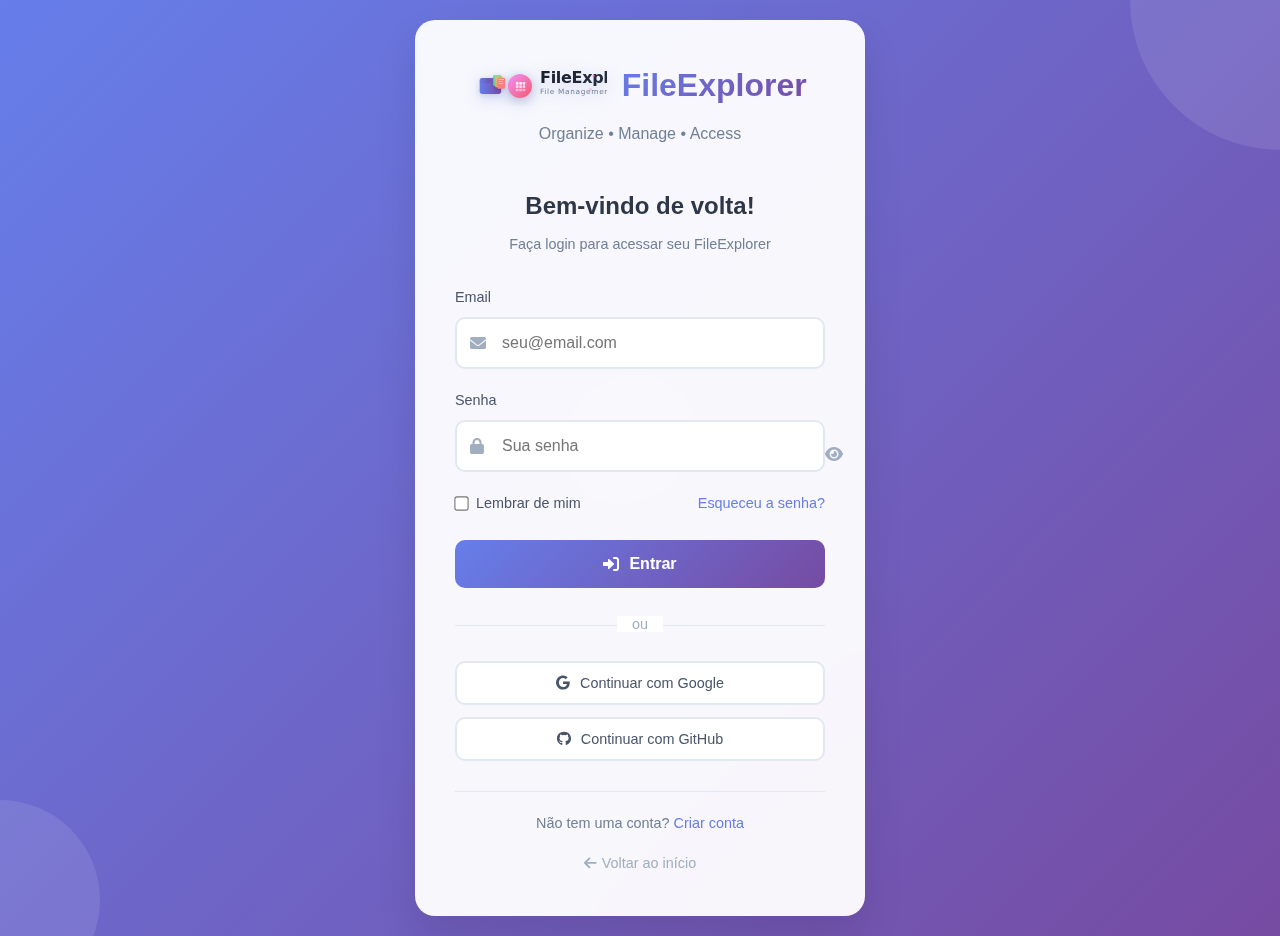
<file: organizador/login.html>
<!DOCTYPE html>
<html lang="pt-BR">
<head>
    <meta charset="UTF-8">
    <meta name="viewport" content="width=device-width, initial-scale=1.0">
    <title>Login - FileExplorer</title>
    <link rel="icon" type="image/svg+xml" href="favicon.svg">
    <link rel="stylesheet" href="style.css">
    <link href="https://cdnjs.cloudflare.com/ajax/libs/font-awesome/6.0.0/css/all.min.css" rel="stylesheet">
</head>
<body class="login-body">
    <!-- Background decorativo -->
    <div class="login-background">
        <div class="bg-shape shape-1"></div>
        <div class="bg-shape shape-2"></div>
        <div class="bg-shape shape-3"></div>
    </div>

    <!-- Container principal -->
    <div class="login-container">
        <!-- Logo e título -->
        <div class="login-header">
            <div class="login-logo">
                <img src="logo.svg" alt="FileExplorer Logo" class="logo-img">
                <h1>FileExplorer</h1>
            </div>
            <p class="login-subtitle">Organize • Manage • Access</p>
        </div>

        <!-- Formulário de login -->
        <div class="login-form-container">
            <form class="login-form" id="loginForm">
                <h2>Bem-vindo de volta!</h2>
                <p class="login-description">Faça login para acessar seu FileExplorer</p>
                
                <div class="form-group">
                    <label for="email">Email</label>
                    <div class="input-container">
                        <i class="fas fa-envelope"></i>
                        <input type="email" id="email" name="email" placeholder="seu@email.com" required>
                    </div>
                </div>

                <div class="form-group">
                    <label for="password">Senha</label>
                    <div class="input-container">
                        <i class="fas fa-lock"></i>
                        <input type="password" id="password" name="password" placeholder="Sua senha" required>
                        <button type="button" class="toggle-password" id="togglePassword">
                            <i class="fas fa-eye"></i>
                        </button>
                    </div>
                </div>

                <div class="form-options">
                    <label class="checkbox-container">
                        <input type="checkbox" id="rememberMe" name="rememberMe">
                        <span class="checkmark"></span>
                        Lembrar de mim
                    </label>
                    <a href="#" class="forgot-password">Esqueceu a senha?</a>
                </div>

                <button type="submit" class="login-btn">
                    <i class="fas fa-sign-in-alt"></i>
                    Entrar
                </button>

                <div class="login-divider">
                    <span>ou</span>
                </div>

                <div class="social-login">
                    <button type="button" class="social-btn google-btn">
                        <i class="fab fa-google"></i>
                        Continuar com Google
                    </button>
                    <button type="button" class="social-btn github-btn">
                        <i class="fab fa-github"></i>
                        Continuar com GitHub
                    </button>
                </div>
            </form>

            <!-- Links adicionais -->
            <div class="login-footer">
                <p>Não tem uma conta? <a href="#" class="signup-link">Criar conta</a></p>
                <a href="index.html" class="back-home">
                    <i class="fas fa-arrow-left"></i>
                    Voltar ao início
                </a>
            </div>
        </div>
    </div>

    <!-- Modal de sucesso -->
    <div class="success-modal" id="successModal">
        <div class="success-content">
            <div class="success-icon">
                <i class="fas fa-check-circle"></i>
            </div>
            <h3>Login realizado com sucesso!</h3>
            <p>Redirecionando para o FileExplorer...</p>
            <div class="loading-spinner"></div>
        </div>
    </div>

    <script src="login.js"></script>
</body>
</html>
</file>
<file: rco/style.css>
@import url('https://fonts.googleapis.com/css2?family=Rawline:wght@400;500;600;700&family=Open+Sans:wght@400;600;700&display=swap');

* {
    margin: 0;
    padding: 0;
    box-sizing: border-box;
}

body {
    font-family: 'Open Sans', -apple-system, BlinkMacSystemFont, 'Segoe UI', sans-serif;
    background: #f5f5f5;
    color: #323232;
    overflow-x: hidden;
    min-height: 100vh;
    line-height: 1.6;
}

/* Tela de Login */
.login-screen {
    position: fixed;
    top: 0;
    left: 0;
    width: 100%;
    height: 100vh;
    background: linear-gradient(135deg, #1351B4 0%, #0d3d8c 100%);
    display: flex;
    align-items: center;
    justify-content: center;
    z-index: 10000;
}

.login-container {
    width: 100%;
    max-width: 450px;
    padding: 20px;
}

.login-box {
    background: #ffffff;
    border-radius: 8px;
    padding: 40px;
    box-shadow: 0 4px 20px rgba(0, 0, 0, 0.2);
}

.login-header {
    text-align: center;
    margin-bottom: 30px;
}

.login-title {
    font-size: 2.2em;
    font-weight: 700;
    color: #1351B4;
    margin-bottom: 8px;
}

.login-subtitle {
    font-size: 1em;
    color: #666;
    font-weight: 400;
}

.login-form {
    margin-top: 30px;
}

.login-form .form-group {
    margin-bottom: 20px;
}

.login-form label {
    display: block;
    margin-bottom: 8px;
    color: #323232;
    font-size: 0.9em;
    font-weight: 600;
}

.login-form input {
    width: 100%;
    padding: 12px 16px;
    background: #ffffff;
    border: 2px solid #d0d0d0;
    color: #323232;
    font-family: 'Open Sans', sans-serif;
    font-size: 1em;
    outline: none;
    transition: all 0.2s;
    border-radius: 4px;
}

.login-form input:focus {
    border-color: #1351B4;
    box-shadow: 0 0 0 3px rgba(19, 81, 180, 0.1);
}

.login-btn {
    width: 100%;
    padding: 14px;
    background: #1351B4;
    border: 2px solid #1351B4;
    color: #ffffff;
    font-family: 'Open Sans', sans-serif;
    font-size: 1em;
    font-weight: 600;
    cursor: pointer;
    transition: all 0.2s;
    border-radius: 4px;
    margin-top: 10px;
}

.login-btn:hover {
    background: #0d3d8c;
    border-color: #0d3d8c;
    box-shadow: 0 2px 8px rgba(19, 81, 180, 0.3);
}

.login-info {
    margin-top: 20px;
    padding: 15px;
    background: #f8f8f8;
    border-radius: 4px;
    text-align: center;
}

.login-info p {
    font-size: 0.85em;
    color: #666;
    margin: 5px 0;
}

.login-info strong {
    color: #1351B4;
}

/* Sistema Principal */
.main-system {
    min-height: 100vh;
}

.crt-screen {
    position: relative;
    width: 100%;
    min-height: 100vh;
    background: #f5f5f5;
    padding: 0;
}

.scanlines {
    display: none;
}

.content-wrapper {
    display: flex;
    min-height: calc(100vh - 80px);
    background: #f5f5f5;
}

.content {
    position: relative;
    z-index: 1;
    max-width: 1400px;
    margin: 0 auto;
    background: #ffffff;
    min-height: calc(100vh - 80px);
}

/* Menu Lateral (Sidebar) */
.sidebar {
    width: 250px;
    background: #ffffff;
    border-right: 1px solid #d0d0d0;
    box-shadow: 2px 0 4px rgba(0, 0, 0, 0.05);
    position: sticky;
    top: 80px;
    height: calc(100vh - 80px);
    overflow-y: auto;
}

.sidebar-nav {
    padding: 20px 0;
}

.menu-item {
    width: 100%;
    padding: 16px 20px;
    background: transparent;
    border: none;
    border-left: 4px solid transparent;
    color: #666;
    font-family: 'Open Sans', sans-serif;
    font-size: 0.95em;
    font-weight: 600;
    cursor: pointer;
    transition: all 0.2s;
    display: flex;
    align-items: center;
    gap: 12px;
    text-align: left;
}

.menu-item:hover {
    background: #f8f8f8;
    color: #1351B4;
    border-left-color: #1351B4;
}

.menu-item.active {
    background: #f0f4ff;
    color: #1351B4;
    border-left-color: #1351B4;
}

.menu-icon {
    font-size: 1.2em;
    width: 24px;
    text-align: center;
}

.menu-text {
    flex: 1;
}

/* Conteúdo Principal */
.main-content {
    flex: 1;
    padding: 30px;
    overflow-y: auto;
}

.content-section {
    display: none;
}

.content-section.active {
    display: block;
}

.section-panel {
    border: 1px solid #d0d0d0;
    background: #ffffff;
    box-shadow: 0 1px 3px rgba(0, 0, 0, 0.1);
    max-width: 1000px;
    margin: 0 auto;
}

/* Header do Sistema */
.system-header {
    background: linear-gradient(135deg, #1351B4 0%, #0d3d8c 100%);
    color: #ffffff;
    padding: 0;
    box-shadow: 0 2px 4px rgba(0, 0, 0, 0.1);
}

.header-main {
    padding: 20px 0;
}

.header-main .container {
    max-width: 1400px;
    margin: 0 auto;
    padding: 0 20px;
}

.header-content {
    display: flex;
    justify-content: space-between;
    align-items: center;
    gap: 20px;
}

.header-title-section {
    flex: 1;
}

.system-title {
    font-size: 1.8em;
    font-weight: 700;
    color: #ffffff;
    margin-bottom: 4px;
}

.system-subtitle {
    font-size: 0.95em;
    color: rgba(255, 255, 255, 0.9);
    font-weight: 400;
}

.logout-btn {
    padding: 10px 20px;
    background: rgba(255, 255, 255, 0.2);
    border: 2px solid rgba(255, 255, 255, 0.3);
    color: #ffffff;
    font-family: 'Open Sans', sans-serif;
    font-size: 0.9em;
    font-weight: 600;
    cursor: pointer;
    transition: all 0.2s;
    border-radius: 4px;
}

.logout-btn:hover {
    background: rgba(255, 255, 255, 0.3);
    border-color: rgba(255, 255, 255, 0.5);
}


/* Container Principal */
.main-container {
    display: grid;
    grid-template-columns: repeat(auto-fit, minmax(400px, 1fr));
    gap: 24px;
    margin-bottom: 40px;
    padding: 30px 20px;
}

/* Painéis */
.panel {
    border: 1px solid #d0d0d0;
    background: #ffffff;
    box-shadow: 0 1px 3px rgba(0, 0, 0, 0.1);
    padding: 0;
    position: relative;
    border-radius: 0;
    transition: box-shadow 0.2s ease;
}

.panel:hover {
    box-shadow: 0 2px 6px rgba(0, 0, 0, 0.15);
}

.panel-header {
    background: #f8f8f8;
    border-bottom: 2px solid #1351B4;
    padding: 16px 20px;
}

.panel-header h2 {
    font-family: 'Open Sans', sans-serif;
    font-size: 1.1em;
    font-weight: 700;
    color: #1351B4;
    margin: 0;
    text-transform: none;
}

.panel-content {
    padding: 24px;
}

/* Formulários */
.retro-form {
    margin-bottom: 24px;
}

.form-group {
    margin-bottom: 20px;
}

.form-group label {
    display: block;
    margin-bottom: 6px;
    color: #323232;
    font-size: 0.9em;
    font-weight: 600;
    text-transform: none;
    letter-spacing: 0;
}

.form-group input,
.form-group select {
    width: 100%;
    padding: 10px 12px;
    background: #ffffff;
    border: 1px solid #d0d0d0;
    color: #323232;
    font-family: 'Open Sans', sans-serif;
    font-size: 0.95em;
    outline: none;
    transition: all 0.2s;
    border-radius: 0;
}

.form-group input:focus,
.form-group select:focus {
    border-color: #1351B4;
    box-shadow: 0 0 0 2px rgba(19, 81, 180, 0.2);
}

.form-group input::placeholder {
    color: #999;
}

/* Botões */
.retro-btn {
    width: 100%;
    padding: 12px 20px;
    background: #1351B4;
    border: 2px solid #1351B4;
    color: #ffffff;
    font-family: 'Open Sans', sans-serif;
    font-size: 0.95em;
    font-weight: 600;
    cursor: pointer;
    text-transform: none;
    letter-spacing: 0;
    transition: all 0.2s;
    position: relative;
    overflow: hidden;
    border-radius: 0;
}

.retro-btn:hover {
    background: #0d3d8c;
    border-color: #0d3d8c;
    box-shadow: 0 2px 4px rgba(0, 0, 0, 0.2);
}

.retro-btn:active {
    transform: translateY(1px);
    box-shadow: 0 1px 2px rgba(0, 0, 0, 0.2);
}

.retro-btn:disabled {
    opacity: 0.6;
    cursor: not-allowed;
    background: #999;
    border-color: #999;
}

/* Filtros de Chamada */
.attendance-filters {
    display: flex;
    gap: 20px;
    margin-bottom: 24px;
    padding: 20px;
    background: #f8f8f8;
    border: 1px solid #e0e0e0;
    align-items: flex-end;
}

.filter-group {
    flex: 1;
}

.filter-group label {
    display: block;
    margin-bottom: 6px;
    color: #323232;
    font-size: 0.9em;
    font-weight: 600;
}

.filter-group select,
.filter-group input {
    width: 100%;
    padding: 10px 12px;
    background: #ffffff;
    border: 1px solid #d0d0d0;
    color: #323232;
    font-family: 'Open Sans', sans-serif;
    font-size: 0.95em;
    outline: none;
    transition: all 0.2s;
    border-radius: 0;
}

.filter-group select:focus,
.filter-group input:focus {
    border-color: #1351B4;
    box-shadow: 0 0 0 2px rgba(19, 81, 180, 0.2);
}

.filter-btn {
    padding: 10px 24px;
    background: #1351B4;
    border: 2px solid #1351B4;
    color: #ffffff;
    font-family: 'Open Sans', sans-serif;
    font-size: 0.95em;
    font-weight: 600;
    cursor: pointer;
    transition: all 0.2s;
    border-radius: 0;
    white-space: nowrap;
}

.filter-btn:hover {
    background: #0d3d8c;
    border-color: #0d3d8c;
}

/* Tabela de Chamada */
.attendance-table-container {
    margin: 24px 0;
    overflow-x: auto;
}

.attendance-table {
    width: 100%;
    border-collapse: collapse;
    background: #ffffff;
    border: 1px solid #d0d0d0;
}

.attendance-table thead {
    background: #1351B4;
    color: #ffffff;
}

.attendance-table th {
    padding: 12px;
    text-align: left;
    font-weight: 600;
    font-size: 0.9em;
    border-bottom: 2px solid #0d3d8c;
}

.attendance-table td {
    padding: 12px;
    border-bottom: 1px solid #e0e0e0;
    font-size: 0.9em;
}

.attendance-table tbody tr:hover {
    background: #f8f8f8;
}

.attendance-table tbody tr:last-child td {
    border-bottom: none;
}

.attendance-radio-group {
    display: flex;
    gap: 15px;
    justify-content: center;
}

.attendance-radio {
    display: flex;
    align-items: center;
    gap: 5px;
    cursor: pointer;
}

.attendance-radio input[type="radio"] {
    width: 18px;
    height: 18px;
    cursor: pointer;
    accent-color: #1351B4;
}

.attendance-radio label {
    cursor: pointer;
    font-size: 0.85em;
    margin: 0;
}

.attendance-actions {
    display: flex;
    gap: 15px;
    margin-top: 24px;
    padding-top: 24px;
    border-top: 1px solid #e0e0e0;
}

.action-btn {
    padding: 10px 20px;
    background: transparent;
    border: 1px solid #1351B4;
    color: #1351B4;
    font-family: 'Open Sans', sans-serif;
    font-size: 0.9em;
    font-weight: 600;
    cursor: pointer;
    transition: all 0.2s;
    border-radius: 0;
}

.action-btn:hover {
    background: #1351B4;
    color: #ffffff;
}

/* Formulário em linha */
.form-row {
    display: grid;
    grid-template-columns: 1fr 1fr;
    gap: 20px;
    margin-bottom: 20px;
}

/* Listas */
.students-list,
.grades-list,
.attendance-list {
    margin-top: 24px;
    max-height: 300px;
    overflow-y: auto;
}

.student-item,
.grade-item,
.attendance-item {
    background: #f8f8f8;
    border: 1px solid #e0e0e0;
    border-left: 4px solid #1351B4;
    padding: 14px 16px;
    margin-bottom: 10px;
    display: flex;
    justify-content: space-between;
    align-items: center;
    transition: all 0.2s;
}

.student-item:hover,
.grade-item:hover,
.attendance-item:hover {
    background: #f0f0f0;
    border-left-color: #0d3d8c;
}

.student-info,
.grade-info,
.attendance-info {
    flex: 1;
}

.student-name {
    color: #323232;
    font-weight: 600;
    font-size: 1em;
    margin-bottom: 4px;
}

.student-id {
    color: #666;
    font-size: 0.85em;
}

.delete-btn {
    background: transparent;
    border: 1px solid #d0d0d0;
    color: #666;
    padding: 6px 14px;
    cursor: pointer;
    font-family: 'Open Sans', sans-serif;
    font-size: 0.85em;
    font-weight: 600;
    transition: all 0.2s;
    border-radius: 0;
}

.delete-btn:hover {
    background: #ff4444;
    border-color: #ff4444;
    color: #ffffff;
}

/* Relatórios */
.report-output {
    margin-top: 24px;
    padding: 20px;
    background: #f8f8f8;
    border: 1px solid #e0e0e0;
    font-family: 'Open Sans', sans-serif;
    white-space: pre-wrap;
    max-height: 400px;
    overflow-y: auto;
    border-radius: 0;
    font-size: 0.9em;
    line-height: 1.8;
}

.report-output h3 {
    color: #1351B4;
    margin-bottom: 16px;
    font-weight: 700;
    font-size: 1.1em;
}

.report-output .report-line {
    color: #666;
    margin: 8px 0;
    padding-left: 16px;
    border-left: 3px solid #1351B4;
}

.report-output .report-header {
    color: #1351B4;
    font-weight: 700;
    margin: 16px 0 8px 0;
    font-size: 1em;
}

.report-output .report-average {
    color: #323232;
    font-weight: 600;
    margin-top: 16px;
}

.report-output .report-status {
    color: #666;
    margin-top: 16px;
}

/* Footer */
.system-footer {
    background: #323232;
    color: #ffffff;
    text-align: center;
    padding: 30px 20px;
    margin-top: 40px;
    border-top: 4px solid #1351B4;
}

.system-footer p {
    color: #ffffff;
    font-size: 0.9em;
    margin: 5px 0;
}

/* Scrollbar personalizada */
::-webkit-scrollbar {
    width: 10px;
}

::-webkit-scrollbar-track {
    background: #f0f0f0;
}

::-webkit-scrollbar-thumb {
    background: #1351B4;
    border-radius: 0;
}

::-webkit-scrollbar-thumb:hover {
    background: #0d3d8c;
}

/* Animações */
.empty-message {
    color: #999;
    text-align: center;
    padding: 40px 20px;
    font-style: italic;
    font-size: 0.9em;
}

/* Responsividade */
@media (max-width: 768px) {
    .content-wrapper {
        flex-direction: column;
    }
    
    .sidebar {
        width: 100%;
        position: relative;
        top: 0;
        height: auto;
        border-right: none;
        border-bottom: 1px solid #d0d0d0;
    }
    
    .sidebar-nav {
        display: flex;
        padding: 0;
        overflow-x: auto;
    }
    
    .menu-item {
        min-width: 180px;
        border-left: none;
        border-bottom: 3px solid transparent;
        padding: 12px 16px;
    }
    
    .menu-item.active {
        border-left: none;
        border-bottom-color: #1351B4;
    }
    
    .menu-item:hover {
        border-left: none;
        border-bottom-color: #1351B4;
    }
    
    .main-content {
        padding: 20px 15px;
    }
    
    .main-container {
        grid-template-columns: 1fr;
        gap: 20px;
        padding: 20px 15px;
    }
    
    .system-title {
        font-size: 1.4em;
    }
    
    .system-subtitle {
        font-size: 0.85em;
    }
    
    .panel-header h2 {
        font-size: 1em;
    }
    
    .header-content {
        flex-direction: column;
        align-items: flex-start;
        gap: 12px;
    }
    
    .login-box {
        padding: 30px 20px;
    }
    
    .login-title {
        font-size: 1.8em;
    }
}
</file>
<file: organizador/style.css>
/* Reset e configurações básicas */
* {
    margin: 0;
    padding: 0;
    box-sizing: border-box;
}

body {
    font-family: 'Segoe UI', Tahoma, Geneva, Verdana, sans-serif;
    background: linear-gradient(135deg, #f5f7fa 0%, #c3cfe2 100%);
    color: #2c3e50;
    line-height: 1.6;
    min-height: 100vh;
    transition: all 0.3s ease;
}

/* Tema escuro */
body.dark-theme {
    background: linear-gradient(135deg, #1a202c 0%, #2d3748 100%);
    color: #e2e8f0;
}

body.dark-theme .hero-section {
    background: linear-gradient(135deg, #1a202c 0%, #2d3748 100%);
}

body.dark-theme .hero-title-main {
    background: linear-gradient(45deg, #e2e8f0, #a0aec0);
    -webkit-background-clip: text;
    -webkit-text-fill-color: transparent;
    background-clip: text;
}

body.dark-theme .floating-card {
    background: rgba(255,255,255,0.05);
    border: 1px solid rgba(255,255,255,0.1);
}

body.dark-theme .bg-shape {
    background: rgba(255,255,255,0.05);
}

/* Hero Section */
.hero-section {
    position: relative;
    min-height: 100vh;
    display: flex;
    align-items: center;
    justify-content: center;
    background: linear-gradient(135deg, #667eea 0%, #764ba2 100%);
    overflow: hidden;
    padding: 80px 20px;
}

.hero-content {
    display: grid;
    grid-template-columns: 1fr 1fr;
    gap: 60px;
    align-items: center;
    max-width: 1200px;
    width: 100%;
    position: relative;
    z-index: 2;
}

.hero-text {
    color: white;
}

.hero-title {
    margin-bottom: 20px;
}

.hero-title-main {
    display: block;
    font-size: 4rem;
    font-weight: 800;
    line-height: 1.1;
    margin-bottom: 10px;
    background: linear-gradient(45deg, #fff, #f0f8ff);
    -webkit-background-clip: text;
    -webkit-text-fill-color: transparent;
    background-clip: text;
    animation: fadeInUp 1s ease-out;
}

.hero-title-sub {
    display: block;
    font-size: 1.5rem;
    font-weight: 300;
    opacity: 0.9;
    animation: fadeInUp 1s ease-out 0.2s both;
}

.hero-description {
    font-size: 1.2rem;
    line-height: 1.6;
    margin-bottom: 40px;
    opacity: 0.9;
    animation: fadeInUp 1s ease-out 0.4s both;
}

.hero-buttons {
    display: flex;
    gap: 20px;
    margin-bottom: 50px;
    animation: fadeInUp 1s ease-out 0.6s both;
}

.hero-btn {
    padding: 15px 30px;
    border: none;
    border-radius: 50px;
    font-size: 1.1rem;
    font-weight: 600;
    cursor: pointer;
    transition: all 0.3s ease;
    display: flex;
    align-items: center;
    gap: 10px;
    text-decoration: none;
}

.hero-btn.primary {
    background: white;
    color: #667eea;
    box-shadow: 0 10px 30px rgba(0,0,0,0.2);
}

.hero-btn.primary:hover {
    transform: translateY(-3px);
    box-shadow: 0 15px 40px rgba(0,0,0,0.3);
}

.hero-btn.secondary {
    background: transparent;
    color: white;
    border: 2px solid white;
}

.hero-btn.secondary:hover {
    background: white;
    color: #667eea;
    transform: translateY(-3px);
}

.hero-stats {
    display: flex;
    gap: 40px;
    animation: fadeInUp 1s ease-out 0.8s both;
}

.stat-item {
    text-align: center;
}

.stat-number {
    display: block;
    font-size: 2.5rem;
    font-weight: 800;
    margin-bottom: 5px;
}

.stat-label {
    font-size: 0.9rem;
    opacity: 0.8;
}

.hero-visual {
    position: relative;
    height: 500px;
    animation: fadeInRight 1s ease-out 0.5s both;
}

.floating-cards {
    position: relative;
    width: 100%;
    height: 100%;
}

.floating-card {
    position: absolute;
    background: rgba(255,255,255,0.1);
    backdrop-filter: blur(10px);
    border: 1px solid rgba(255,255,255,0.2);
    border-radius: 20px;
    padding: 20px;
    color: white;
    display: flex;
    flex-direction: column;
    align-items: center;
    gap: 10px;
    font-weight: 600;
    box-shadow: 0 10px 30px rgba(0,0,0,0.1);
    animation: float 6s ease-in-out infinite;
}

.floating-card i {
    font-size: 2rem;
    margin-bottom: 5px;
}

.floating-card span {
    font-size: 0.9rem;
}

.card-1 {
    top: 20%;
    left: 10%;
    animation-delay: 0s;
}

.card-2 {
    top: 10%;
    right: 20%;
    animation-delay: 1.5s;
}

.card-3 {
    bottom: 30%;
    left: 20%;
    animation-delay: 3s;
}

.card-4 {
    bottom: 20%;
    right: 10%;
    animation-delay: 4.5s;
}

.hero-background {
    position: absolute;
    top: 0;
    left: 0;
    width: 100%;
    height: 100%;
    z-index: 1;
}

.bg-shape {
    position: absolute;
    border-radius: 50%;
    background: rgba(255,255,255,0.1);
    animation: rotate 20s linear infinite;
}

.shape-1 {
    width: 300px;
    height: 300px;
    top: -150px;
    right: -150px;
    animation-delay: 0s;
}

.shape-2 {
    width: 200px;
    height: 200px;
    bottom: -100px;
    left: -100px;
    animation-delay: 7s;
}

.shape-3 {
    width: 150px;
    height: 150px;
    top: 50%;
    left: 50%;
    transform: translate(-50%, -50%);
    animation-delay: 14s;
}

/* Animações */
@keyframes fadeInUp {
    from {
        opacity: 0;
        transform: translateY(30px);
    }
    to {
        opacity: 1;
        transform: translateY(0);
    }
}

@keyframes fadeInRight {
    from {
        opacity: 0;
        transform: translateX(30px);
    }
    to {
        opacity: 1;
        transform: translateX(0);
    }
}

@keyframes float {
    0%, 100% {
        transform: translateY(0px);
    }
    50% {
        transform: translateY(-20px);
    }
}

@keyframes rotate {
    from {
        transform: rotate(0deg);
    }
    to {
        transform: rotate(360deg);
    }
}

/* Responsividade Hero */
@media (max-width: 768px) {
    .hero-content {
        grid-template-columns: 1fr;
        gap: 40px;
        text-align: center;
    }
    
    .hero-title-main {
        font-size: 2.5rem;
    }
    
    .hero-title-sub {
        font-size: 1.2rem;
    }
    
    .hero-buttons {
        flex-direction: column;
        align-items: center;
    }
    
    .hero-stats {
        justify-content: center;
    }
    
    .hero-visual {
        height: 300px;
    }
    
    .floating-card {
        padding: 15px;
    }
    
    .floating-card i {
        font-size: 1.5rem;
    }
}

/* Destaque visual para scroll */
#main-app {
    transition: all 0.3s ease;
}

#main-app.highlight {
    box-shadow: 0 0 20px rgba(102, 126, 234, 0.5) !important;
    transform: scale(1.02);
}

/* Landing Page Header */
.landing-header {
    position: fixed;
    top: 0;
    left: 0;
    right: 0;
    background: rgba(255, 255, 255, 0.95);
    backdrop-filter: blur(10px);
    border-bottom: 1px solid rgba(0, 0, 0, 0.1);
    z-index: 1000;
    transition: all 0.3s ease;
}

.landing-header .header-content {
    display: flex;
    align-items: center;
    justify-content: space-between;
    max-width: 1200px;
    margin: 0 auto;
    padding: 15px 20px;
}

.landing-header .header-nav {
    display: flex;
    gap: 30px;
}

.landing-header .nav-link {
    color: #4a5568;
    text-decoration: none;
    font-weight: 500;
    transition: color 0.3s ease;
}

.landing-header .nav-link:hover {
    color: #667eea;
}

.landing-header .header-actions {
    display: flex;
    align-items: center;
    gap: 15px;
}

.landing-header .btn-app {
    background: linear-gradient(135deg, #667eea 0%, #764ba2 100%);
    color: white;
    padding: 10px 20px;
    border-radius: 25px;
    text-decoration: none;
    font-weight: 600;
    transition: all 0.3s ease;
    display: flex;
    align-items: center;
    gap: 8px;
}

.landing-header .btn-app:hover {
    transform: translateY(-2px);
    box-shadow: 0 10px 25px rgba(102, 126, 234, 0.3);
}

.landing-header .btn-login {
    background: transparent;
    color: #667eea;
    padding: 10px 20px;
    border-radius: 25px;
    text-decoration: none;
    font-weight: 600;
    transition: all 0.3s ease;
    display: flex;
    align-items: center;
    gap: 8px;
    border: 2px solid #667eea;
}

.landing-header .btn-login:hover {
    background: #667eea;
    color: white;
    transform: translateY(-2px);
    box-shadow: 0 10px 25px rgba(102, 126, 234, 0.3);
}

/* Features Section */
.features-section {
    padding: 100px 20px;
    background: #f7fafc;
}

.section-title {
    text-align: center;
    font-size: 2.5rem;
    font-weight: 700;
    margin-bottom: 60px;
    color: #2d3748;
}

.features-grid {
    display: grid;
    grid-template-columns: repeat(auto-fit, minmax(250px, 1fr));
    gap: 40px;
    max-width: 1200px;
    margin: 0 auto;
}

.feature-card {
    background: white;
    padding: 40px 30px;
    border-radius: 20px;
    text-align: center;
    box-shadow: 0 10px 30px rgba(0, 0, 0, 0.1);
    transition: all 0.3s ease;
}

.feature-card:hover {
    transform: translateY(-10px);
    box-shadow: 0 20px 40px rgba(0, 0, 0, 0.15);
}

.feature-icon {
    width: 80px;
    height: 80px;
    background: linear-gradient(135deg, #667eea 0%, #764ba2 100%);
    border-radius: 50%;
    display: flex;
    align-items: center;
    justify-content: center;
    margin: 0 auto 20px;
    color: white;
    font-size: 2rem;
}

.feature-card h3 {
    font-size: 1.5rem;
    font-weight: 600;
    margin-bottom: 15px;
    color: #2d3748;
}

.feature-card p {
    color: #718096;
    line-height: 1.6;
}

/* About Section */
.about-section {
    padding: 100px 20px;
    background: white;
}

.about-content {
    max-width: 1200px;
    margin: 0 auto;
}

.about-text {
    text-align: center;
    margin-bottom: 60px;
}

.about-text p {
    font-size: 1.2rem;
    color: #4a5568;
    line-height: 1.8;
    margin-bottom: 20px;
    max-width: 800px;
    margin-left: auto;
    margin-right: auto;
}

.about-team h3 {
    text-align: center;
    font-size: 2rem;
    font-weight: 600;
    margin-bottom: 40px;
    color: #2d3748;
}

.team-grid {
    display: grid;
    grid-template-columns: repeat(auto-fit, minmax(200px, 1fr));
    gap: 30px;
}

.team-member {
    text-align: center;
    padding: 30px 20px;
    background: #f7fafc;
    border-radius: 15px;
    transition: all 0.3s ease;
}

.team-member:hover {
    transform: translateY(-5px);
    box-shadow: 0 10px 25px rgba(0, 0, 0, 0.1);
}

.member-icon {
    width: 60px;
    height: 60px;
    border-radius: 50%;
    display: flex;
    align-items: center;
    justify-content: center;
    margin: 0 auto 15px;
    color: white;
    font-size: 1.5rem;
}

.team-member:nth-child(1) .member-icon {
    background: linear-gradient(135deg, #667eea 0%, #764ba2 100%);
}

.team-member:nth-child(2) .member-icon {
    background: linear-gradient(135deg, #f6ad55 0%, #fc8181 100%);
}

.team-member:nth-child(3) .member-icon {
    background: linear-gradient(135deg, #68d391 0%, #48bb78 100%);
}

.team-member:nth-child(4) .member-icon {
    background: linear-gradient(135deg, #9f7aea 0%, #805ad5 100%);
}

.team-member h4 {
    font-size: 1.2rem;
    font-weight: 600;
    margin-bottom: 5px;
    color: #2d3748;
}

.team-member p {
    color: #718096;
    font-size: 0.9rem;
}

/* Footer */
.footer {
    background: #2d3748;
    color: white;
    padding: 60px 20px 20px;
}

.footer-content {
    display: flex;
    justify-content: space-between;
    align-items: center;
    max-width: 1200px;
    margin: 0 auto;
    margin-bottom: 40px;
}

.footer-logo {
    display: flex;
    align-items: center;
    gap: 10px;
    font-size: 1.5rem;
    font-weight: 700;
}

.footer-links {
    display: flex;
    gap: 30px;
}

.footer-links a {
    color: #a0aec0;
    text-decoration: none;
    transition: color 0.3s ease;
}

.footer-links a:hover {
    color: white;
}

.footer-social {
    display: flex;
    gap: 15px;
}

.social-link {
    width: 40px;
    height: 40px;
    background: rgba(255, 255, 255, 0.1);
    border-radius: 50%;
    display: flex;
    align-items: center;
    justify-content: center;
    color: white;
    text-decoration: none;
    transition: all 0.3s ease;
}

.social-link:hover {
    background: #667eea;
    transform: translateY(-2px);
}

.footer-bottom {
    text-align: center;
    padding-top: 20px;
    border-top: 1px solid #4a5568;
    color: #a0aec0;
}

/* Tema escuro para landing page */
body.dark-theme .landing-header {
    background: rgba(26, 32, 44, 0.95);
    border-bottom: 1px solid rgba(255, 255, 255, 0.1);
}

body.dark-theme .landing-header .nav-link {
    color: #e2e8f0;
}

body.dark-theme .landing-header .nav-link:hover {
    color: #667eea;
}

body.dark-theme .landing-header .btn-login {
    color: #667eea;
    border-color: #667eea;
}

body.dark-theme .landing-header .btn-login:hover {
    background: #667eea;
    color: white;
}

body.dark-theme .features-section {
    background: #1a202c;
}

body.dark-theme .section-title {
    color: #e2e8f0;
}

body.dark-theme .feature-card {
    background: #2d3748;
    color: #e2e8f0;
}

body.dark-theme .feature-card h3 {
    color: #e2e8f0;
}

body.dark-theme .feature-card p {
    color: #a0aec0;
}

body.dark-theme .about-section {
    background: #1a202c;
}

body.dark-theme .about-text p {
    color: #e2e8f0;
}

body.dark-theme .about-team h3 {
    color: #e2e8f0;
}

body.dark-theme .team-member {
    background: #2d3748;
}

body.dark-theme .team-member h4 {
    color: #e2e8f0;
}

body.dark-theme .team-member p {
    color: #a0aec0;
}

body.dark-theme .footer {
    background: #1a202c;
}

body.dark-theme .footer-links a {
    color: #a0aec0;
}

body.dark-theme .footer-links a:hover {
    color: #e2e8f0;
}

body.dark-theme .footer-bottom {
    border-top: 1px solid #4a5568;
    color: #a0aec0;
}

/* Login Page Styles */
.login-body {
    margin: 0;
    padding: 0;
    min-height: 100vh;
    background: linear-gradient(135deg, #667eea 0%, #764ba2 100%);
    display: flex;
    align-items: center;
    justify-content: center;
    font-family: 'Inter', -apple-system, BlinkMacSystemFont, sans-serif;
    overflow: hidden;
}

.login-background {
    position: fixed;
    top: 0;
    left: 0;
    width: 100%;
    height: 100%;
    z-index: 1;
}

.login-background .bg-shape {
    position: absolute;
    border-radius: 50%;
    background: rgba(255, 255, 255, 0.1);
    animation: float 20s ease-in-out infinite;
}

.login-background .shape-1 {
    width: 300px;
    height: 300px;
    top: -150px;
    right: -150px;
    animation-delay: 0s;
}

.login-background .shape-2 {
    width: 200px;
    height: 200px;
    bottom: -100px;
    left: -100px;
    animation-delay: 7s;
}

.login-background .shape-3 {
    width: 150px;
    height: 150px;
    top: 50%;
    left: 50%;
    transform: translate(-50%, -50%);
    animation-delay: 14s;
}

.login-container {
    position: relative;
    z-index: 2;
    background: rgba(255, 255, 255, 0.95);
    backdrop-filter: blur(20px);
    border-radius: 20px;
    padding: 40px;
    box-shadow: 0 20px 40px rgba(0, 0, 0, 0.1);
    width: 100%;
    max-width: 450px;
    margin: 20px;
}

.login-header {
    text-align: center;
    margin-bottom: 40px;
}

.login-logo {
    display: flex;
    align-items: center;
    justify-content: center;
    gap: 15px;
    margin-bottom: 10px;
}

.login-logo .logo-img {
    height: 40px;
    width: auto;
    filter: drop-shadow(0 4px 8px rgba(102, 126, 234, 0.3));
}

.login-logo h1 {
    font-size: 2rem;
    font-weight: 700;
    background: linear-gradient(135deg, #667eea 0%, #764ba2 100%);
    -webkit-background-clip: text;
    -webkit-text-fill-color: transparent;
    background-clip: text;
    margin: 0;
}

.login-subtitle {
    color: #718096;
    font-size: 1rem;
    margin: 0;
}

.login-form-container {
    width: 100%;
}

.login-form h2 {
    font-size: 1.5rem;
    font-weight: 600;
    color: #2d3748;
    margin-bottom: 8px;
    text-align: center;
}

.login-description {
    color: #718096;
    text-align: center;
    margin-bottom: 30px;
    font-size: 0.9rem;
}

.form-group {
    margin-bottom: 20px;
}

.form-group label {
    display: block;
    margin-bottom: 8px;
    font-weight: 500;
    color: #4a5568;
    font-size: 0.9rem;
}

.input-container {
    position: relative;
    display: flex;
    align-items: center;
}

.input-container i {
    position: absolute;
    left: 15px;
    color: #a0aec0;
    font-size: 16px;
    z-index: 2;
}

.input-container input {
    width: 100%;
    padding: 15px 15px 15px 45px;
    border: 2px solid #e2e8f0;
    border-radius: 10px;
    font-size: 1rem;
    transition: all 0.3s ease;
    background: white;
}

.input-container input:focus {
    outline: none;
    border-color: #667eea;
    box-shadow: 0 0 0 3px rgba(102, 126, 234, 0.1);
}

.input-container input.error {
    border-color: #e53e3e;
    box-shadow: 0 0 0 3px rgba(229, 62, 62, 0.1);
}

.toggle-password {
    position: absolute;
    right: 15px;
    background: none;
    border: none;
    color: #a0aec0;
    cursor: pointer;
    font-size: 16px;
    z-index: 2;
    transition: color 0.3s ease;
}

.toggle-password:hover {
    color: #667eea;
}

.form-options {
    display: flex;
    justify-content: space-between;
    align-items: center;
    margin-bottom: 25px;
}

.checkbox-container {
    display: flex;
    align-items: center;
    cursor: pointer;
    font-size: 0.9rem;
    color: #4a5568;
}

.checkbox-container input[type="checkbox"] {
    margin-right: 8px;
    transform: scale(1.1);
}

.forgot-password {
    color: #667eea;
    text-decoration: none;
    font-size: 0.9rem;
    transition: color 0.3s ease;
}

.forgot-password:hover {
    color: #764ba2;
}

.login-btn {
    width: 100%;
    background: linear-gradient(135deg, #667eea 0%, #764ba2 100%);
    color: white;
    border: none;
    padding: 15px;
    border-radius: 10px;
    font-size: 1rem;
    font-weight: 600;
    cursor: pointer;
    transition: all 0.3s ease;
    display: flex;
    align-items: center;
    justify-content: center;
    gap: 10px;
}

.login-btn:hover:not(:disabled) {
    transform: translateY(-2px);
    box-shadow: 0 10px 25px rgba(102, 126, 234, 0.3);
}

.login-btn:disabled {
    opacity: 0.7;
    cursor: not-allowed;
}

.login-divider {
    text-align: center;
    margin: 25px 0;
    position: relative;
    color: #a0aec0;
    font-size: 0.9rem;
}

.login-divider::before {
    content: '';
    position: absolute;
    top: 50%;
    left: 0;
    right: 0;
    height: 1px;
    background: #e2e8f0;
    z-index: 1;
}

.login-divider span {
    background: rgba(255, 255, 255, 0.95);
    padding: 0 15px;
    position: relative;
    z-index: 2;
}

.social-login {
    display: flex;
    flex-direction: column;
    gap: 12px;
}

.social-btn {
    width: 100%;
    padding: 12px;
    border: 2px solid #e2e8f0;
    border-radius: 10px;
    background: white;
    color: #4a5568;
    font-size: 0.9rem;
    font-weight: 500;
    cursor: pointer;
    transition: all 0.3s ease;
    display: flex;
    align-items: center;
    justify-content: center;
    gap: 10px;
}

.social-btn:hover {
    border-color: #667eea;
    color: #667eea;
    transform: translateY(-1px);
}

.google-btn:hover {
    border-color: #db4437;
    color: #db4437;
}

.github-btn:hover {
    border-color: #333;
    color: #333;
}

.login-footer {
    text-align: center;
    margin-top: 30px;
    padding-top: 20px;
    border-top: 1px solid #e2e8f0;
}

.login-footer p {
    margin: 0 0 15px 0;
    color: #718096;
    font-size: 0.9rem;
}

.signup-link {
    color: #667eea;
    text-decoration: none;
    font-weight: 500;
    transition: color 0.3s ease;
}

.signup-link:hover {
    color: #764ba2;
}

.back-home {
    color: #a0aec0;
    text-decoration: none;
    font-size: 0.9rem;
    display: inline-flex;
    align-items: center;
    gap: 5px;
    transition: color 0.3s ease;
}

.back-home:hover {
    color: #667eea;
}

/* Modal de sucesso */
.success-modal {
    position: fixed;
    top: 0;
    left: 0;
    width: 100%;
    height: 100%;
    background: rgba(0, 0, 0, 0.8);
    display: none;
    align-items: center;
    justify-content: center;
    z-index: 1000;
}

.success-content {
    background: white;
    padding: 40px;
    border-radius: 20px;
    text-align: center;
    max-width: 400px;
    margin: 20px;
}

.success-icon {
    font-size: 4rem;
    color: #48bb78;
    margin-bottom: 20px;
}

.success-content h3 {
    color: #2d3748;
    margin-bottom: 10px;
}

.success-content p {
    color: #718096;
    margin-bottom: 20px;
}

.loading-spinner {
    width: 30px;
    height: 30px;
    border: 3px solid #e2e8f0;
    border-top: 3px solid #667eea;
    border-radius: 50%;
    animation: spin 1s linear infinite;
    margin: 0 auto;
}

@keyframes spin {
    0% { transform: rotate(0deg); }
    100% { transform: rotate(360deg); }
}

/* Mensagens de erro */
.error-message {
    color: #e53e3e;
    font-size: 0.8rem;
    margin-top: 5px;
    display: block;
}

.error-banner {
    background: #fed7d7;
    color: #c53030;
    padding: 12px 15px;
    border-radius: 8px;
    margin-bottom: 20px;
    display: flex;
    align-items: center;
    gap: 8px;
    font-size: 0.9rem;
}

/* Tema escuro para login */
body.dark-theme.login-body {
    background: linear-gradient(135deg, #1a202c 0%, #2d3748 100%);
}

body.dark-theme .login-container {
    background: rgba(45, 55, 72, 0.95);
    color: #e2e8f0;
}

body.dark-theme .login-form h2 {
    color: #e2e8f0;
}

body.dark-theme .form-group label {
    color: #a0aec0;
}

body.dark-theme .input-container input {
    background: #2d3748;
    border-color: #4a5568;
    color: #e2e8f0;
}

body.dark-theme .input-container input:focus {
    border-color: #667eea;
    background: #2d3748;
}

body.dark-theme .checkbox-container {
    color: #a0aec0;
}

body.dark-theme .social-btn {
    background: #2d3748;
    border-color: #4a5568;
    color: #a0aec0;
}

body.dark-theme .login-footer {
    border-top-color: #4a5568;
}

body.dark-theme .login-footer p {
    color: #a0aec0;
}

body.dark-theme .success-content {
    background: #2d3748;
    color: #e2e8f0;
}

body.dark-theme .success-content h3 {
    color: #e2e8f0;
}

body.dark-theme .success-content p {
    color: #a0aec0;
}

/* Responsividade para login */
@media (max-width: 768px) {
    .login-container {
        margin: 10px;
        padding: 30px 20px;
    }
    
    .login-logo {
        flex-direction: column;
        gap: 10px;
    }
    
    .login-logo h1 {
        font-size: 1.5rem;
    }
    
    .form-options {
        flex-direction: column;
        gap: 15px;
        align-items: flex-start;
    }
    
    .social-login {
        gap: 10px;
    }
}

/* About Page Styles */
.about-header {
    position: fixed;
    top: 0;
    left: 0;
    right: 0;
    background: rgba(255, 255, 255, 0.95);
    backdrop-filter: blur(10px);
    border-bottom: 1px solid rgba(0, 0, 0, 0.1);
    z-index: 1000;
    transition: all 0.3s ease;
}

.about-header .header-content {
    display: flex;
    align-items: center;
    justify-content: space-between;
    max-width: 1200px;
    margin: 0 auto;
    padding: 15px 20px;
}

.about-header .header-nav {
    display: flex;
    gap: 30px;
}

.about-header .nav-link {
    color: #4a5568;
    text-decoration: none;
    font-weight: 500;
    transition: color 0.3s ease;
}

.about-header .nav-link:hover {
    color: #667eea;
}

.about-header .header-actions {
    display: flex;
    align-items: center;
    gap: 15px;
}

.about-hero {
    background: linear-gradient(135deg, #667eea 0%, #764ba2 100%);
    padding: 120px 20px 80px;
    text-align: center;
    color: white;
    position: relative;
    overflow: hidden;
}

.about-hero .container {
    max-width: 1200px;
    margin: 0 auto;
    position: relative;
    z-index: 2;
}

.about-hero .hero-title {
    font-size: 3.5rem;
    font-weight: 800;
    margin-bottom: 20px;
    background: linear-gradient(45deg, #fff, #f0f8ff);
    -webkit-background-clip: text;
    -webkit-text-fill-color: transparent;
    background-clip: text;
}

.about-hero .hero-subtitle {
    font-size: 1.3rem;
    opacity: 0.9;
    max-width: 600px;
    margin: 0 auto;
}

.team-section {
    padding: 80px 20px;
    background: #f7fafc;
}

.team-section .section-title {
    text-align: center;
    font-size: 2.5rem;
    font-weight: 700;
    margin-bottom: 60px;
    color: #2d3748;
    display: flex;
    align-items: center;
    justify-content: center;
    gap: 15px;
}

.team-section .section-title i {
    color: #667eea;
    font-size: 2rem;
}

.developers-grid {
    display: grid;
    grid-template-columns: repeat(auto-fit, minmax(300px, 1fr));
    gap: 30px;
    max-width: 1200px;
    margin: 0 auto;
}

.developer-card {
    background: white;
    padding: 30px;
    border-radius: 20px;
    box-shadow: 0 10px 30px rgba(0, 0, 0, 0.1);
    transition: all 0.3s ease;
    text-align: center;
}

.developer-card:hover {
    transform: translateY(-10px);
    box-shadow: 0 20px 40px rgba(0, 0, 0, 0.15);
}

.developer-icon {
    width: 80px;
    height: 80px;
    border-radius: 50%;
    display: flex;
    align-items: center;
    justify-content: center;
    margin: 0 auto 20px;
    color: white;
    font-size: 2rem;
    box-shadow: 0 4px 15px rgba(0,0,0,0.1);
    transition: all 0.3s ease;
}

.developer-card:nth-child(1) .developer-icon {
    background: linear-gradient(135deg, #667eea 0%, #764ba2 100%);
}

.developer-card:nth-child(2) .developer-icon {
    background: linear-gradient(135deg, #f6ad55 0%, #fc8181 100%);
}

.developer-card:nth-child(3) .developer-icon {
    background: linear-gradient(135deg, #68d391 0%, #48bb78 100%);
}

.developer-card:nth-child(4) .developer-icon {
    background: linear-gradient(135deg, #9f7aea 0%, #805ad5 100%);
}

.developer-card:hover .developer-icon {
    transform: scale(1.1);
    box-shadow: 0 6px 20px rgba(0,0,0,0.2);
}

.developer-info h3 {
    font-size: 1.5rem;
    font-weight: 600;
    margin-bottom: 10px;
    color: #2d3748;
}

.developer-role {
    color: #667eea;
    font-weight: 600;
    margin-bottom: 15px;
    font-size: 1.1rem;
}

.developer-bio {
    color: #718096;
    line-height: 1.6;
    margin-bottom: 20px;
    font-size: 0.95rem;
}

.developer-skills {
    display: flex;
    flex-wrap: wrap;
    gap: 8px;
    justify-content: center;
}

.skill-tag {
    background: #e2e8f0;
    color: #4a5568;
    padding: 4px 12px;
    border-radius: 20px;
    font-size: 0.8rem;
    font-weight: 500;
    transition: all 0.3s ease;
}

.skill-tag:hover {
    background: #667eea;
    color: white;
    transform: translateY(-2px);
}

.project-section {
    padding: 80px 20px;
    background: white;
}

.project-section .section-title {
    text-align: center;
    font-size: 2.5rem;
    font-weight: 700;
    margin-bottom: 60px;
    color: #2d3748;
    display: flex;
    align-items: center;
    justify-content: center;
    gap: 15px;
}

.project-section .section-title i {
    color: #667eea;
    font-size: 2rem;
}

.project-content {
    max-width: 1200px;
    margin: 0 auto;
}

.project-text {
    text-align: center;
    margin-bottom: 60px;
}

.project-text p {
    font-size: 1.2rem;
    color: #4a5568;
    line-height: 1.8;
    margin-bottom: 20px;
    max-width: 800px;
    margin-left: auto;
    margin-right: auto;
}

.project-stats {
    display: grid;
    grid-template-columns: repeat(auto-fit, minmax(200px, 1fr));
    gap: 30px;
}

.stat-card {
    background: #f7fafc;
    padding: 30px 20px;
    border-radius: 15px;
    text-align: center;
    transition: all 0.3s ease;
    border: 2px solid transparent;
}

.stat-card:hover {
    transform: translateY(-5px);
    border-color: #667eea;
    box-shadow: 0 10px 25px rgba(102, 126, 234, 0.1);
}

.stat-icon {
    width: 60px;
    height: 60px;
    background: linear-gradient(135deg, #667eea 0%, #764ba2 100%);
    border-radius: 50%;
    display: flex;
    align-items: center;
    justify-content: center;
    margin: 0 auto 15px;
    color: white;
    font-size: 1.5rem;
}

.stat-content h3 {
    font-size: 2.5rem;
    font-weight: 800;
    color: #2d3748;
    margin-bottom: 5px;
}

.stat-content p {
    color: #718096;
    font-weight: 500;
}

.tech-section {
    padding: 80px 20px;
    background: #f7fafc;
}

.tech-section .section-title {
    text-align: center;
    font-size: 2.5rem;
    font-weight: 700;
    margin-bottom: 60px;
    color: #2d3748;
    display: flex;
    align-items: center;
    justify-content: center;
    gap: 15px;
}

.tech-section .section-title i {
    color: #667eea;
    font-size: 2rem;
}

.tech-grid {
    display: grid;
    grid-template-columns: repeat(auto-fit, minmax(300px, 1fr));
    gap: 40px;
    max-width: 1200px;
    margin: 0 auto;
}

.tech-category {
    background: white;
    padding: 30px;
    border-radius: 20px;
    box-shadow: 0 10px 30px rgba(0, 0, 0, 0.1);
    transition: all 0.3s ease;
}

.tech-category:hover {
    transform: translateY(-5px);
    box-shadow: 0 20px 40px rgba(0, 0, 0, 0.15);
}

.tech-category h3 {
    font-size: 1.5rem;
    font-weight: 600;
    color: #2d3748;
    margin-bottom: 25px;
    text-align: center;
}

.tech-items {
    display: grid;
    grid-template-columns: repeat(2, 1fr);
    gap: 15px;
}

.tech-item {
    display: flex;
    align-items: center;
    gap: 12px;
    padding: 12px;
    background: #f7fafc;
    border-radius: 10px;
    transition: all 0.3s ease;
}

.tech-item:hover {
    background: #667eea;
    color: white;
    transform: translateX(5px);
}

.tech-item i {
    font-size: 1.2rem;
    color: #667eea;
    transition: color 0.3s ease;
}

.tech-item:hover i {
    color: white;
}

.tech-item span {
    font-weight: 500;
    color: #4a5568;
    transition: color 0.3s ease;
}

.tech-item:hover span {
    color: white;
}

.about-footer {
    background: #2d3748;
    color: white;
    padding: 60px 20px 20px;
}

.about-footer .footer-content {
    display: flex;
    justify-content: space-between;
    align-items: center;
    max-width: 1200px;
    margin: 0 auto;
    margin-bottom: 40px;
}

.about-footer .footer-logo {
    display: flex;
    align-items: center;
    gap: 10px;
    font-size: 1.5rem;
    font-weight: 700;
}

.about-footer .footer-links {
    display: flex;
    gap: 30px;
}

.about-footer .footer-links a {
    color: #a0aec0;
    text-decoration: none;
    transition: color 0.3s ease;
}

.about-footer .footer-links a:hover {
    color: white;
}

.about-footer .footer-social {
    display: flex;
    gap: 15px;
}

.about-footer .social-link {
    width: 40px;
    height: 40px;
    background: rgba(255, 255, 255, 0.1);
    border-radius: 50%;
    display: flex;
    align-items: center;
    justify-content: center;
    color: white;
    text-decoration: none;
    transition: all 0.3s ease;
}

.about-footer .social-link:hover {
    background: #667eea;
    transform: translateY(-2px);
}

.about-footer .footer-bottom {
    text-align: center;
    padding-top: 20px;
    border-top: 1px solid #4a5568;
    color: #a0aec0;
}

/* Tema escuro para about page */
body.dark-theme .about-header {
    background: rgba(26, 32, 44, 0.95);
    border-bottom: 1px solid rgba(255, 255, 255, 0.1);
}

body.dark-theme .about-header .nav-link {
    color: #e2e8f0;
}

body.dark-theme .about-header .nav-link:hover {
    color: #667eea;
}

body.dark-theme .about-hero {
    background: linear-gradient(135deg, #1a202c 0%, #2d3748 100%);
}

body.dark-theme .team-section {
    background: #1a202c;
}

body.dark-theme .section-title {
    color: #e2e8f0;
}

body.dark-theme .developer-card {
    background: #2d3748;
    color: #e2e8f0;
}

body.dark-theme .developer-info h3 {
    color: #e2e8f0;
}

body.dark-theme .developer-bio {
    color: #a0aec0;
}

body.dark-theme .skill-tag {
    background: #4a5568;
    color: #e2e8f0;
}

body.dark-theme .skill-tag:hover {
    background: #667eea;
    color: white;
}

body.dark-theme .project-section {
    background: #1a202c;
}

body.dark-theme .project-text p {
    color: #e2e8f0;
}

body.dark-theme .stat-card {
    background: #2d3748;
    color: #e2e8f0;
}

body.dark-theme .stat-content h3 {
    color: #e2e8f0;
}

body.dark-theme .stat-content p {
    color: #a0aec0;
}

body.dark-theme .tech-section {
    background: #1a202c;
}

body.dark-theme .tech-category {
    background: #2d3748;
    color: #e2e8f0;
}

body.dark-theme .tech-category h3 {
    color: #e2e8f0;
}

body.dark-theme .tech-item {
    background: #4a5568;
}

body.dark-theme .tech-item span {
    color: #e2e8f0;
}

body.dark-theme .about-footer {
    background: #1a202c;
}

body.dark-theme .about-footer .footer-links a {
    color: #a0aec0;
}

body.dark-theme .about-footer .footer-links a:hover {
    color: #e2e8f0;
}

body.dark-theme .about-footer .footer-bottom {
    border-top: 1px solid #4a5568;
    color: #a0aec0;
}

/* Responsividade para about page */
@media (max-width: 768px) {
    .about-header .header-content {
        flex-direction: column;
        gap: 20px;
    }
    
    .about-header .header-nav {
        gap: 20px;
    }
    
    .about-hero .hero-title {
        font-size: 2.5rem;
    }
    
    .about-hero .hero-subtitle {
        font-size: 1.1rem;
    }
    
    .developers-grid {
        grid-template-columns: 1fr;
        gap: 20px;
    }
    
    .project-stats {
        grid-template-columns: repeat(2, 1fr);
        gap: 20px;
    }
    
    .tech-grid {
        grid-template-columns: 1fr;
        gap: 30px;
    }
    
    .tech-items {
        grid-template-columns: 1fr;
    }
    
    .about-footer .footer-content {
        flex-direction: column;
        gap: 30px;
        text-align: center;
    }
    
    .about-footer .footer-links {
        flex-direction: column;
        gap: 15px;
    }
}

/* Responsividade para landing page */
@media (max-width: 768px) {
    .landing-header .header-content {
        flex-direction: column;
        gap: 20px;
    }
    
    .landing-header .header-nav {
        gap: 20px;
    }
    
    .features-grid {
        grid-template-columns: 1fr;
        gap: 30px;
    }
    
    .team-grid {
        grid-template-columns: repeat(2, 1fr);
        gap: 20px;
    }
    
    .footer-content {
        flex-direction: column;
        gap: 30px;
        text-align: center;
    }
    
    .footer-links {
        flex-direction: column;
        gap: 15px;
    }
}

/* Header estilo explorador moderno */
.header {
    background: linear-gradient(135deg, #667eea 0%, #764ba2 100%);
    border-bottom: 2px solid #5a67d8;
    padding: 0 20px;
    height: 70px;
    display: flex;
    align-items: center;
    justify-content: space-between;
    box-shadow: 0 4px 20px rgba(0,0,0,0.1);
    position: sticky;
    top: 0;
    z-index: 100;
}

.header-left {
    display: flex;
    align-items: center;
    gap: 20px;
}

.logo {
    display: flex;
    align-items: center;
    gap: 12px;
    font-size: 22px;
    font-weight: 700;
    color: white;
    text-shadow: 0 2px 4px rgba(0,0,0,0.3);
}

.logo-img {
    height: 40px;
    width: auto;
    filter: drop-shadow(0 2px 4px rgba(0,0,0,0.2));
    transition: transform 0.3s ease;
}

.logo-img:hover {
    transform: scale(1.05);
}

.nav-buttons {
    display: flex;
    gap: 8px;
}

.nav-btn {
    background: rgba(255,255,255,0.2);
    color: white;
    border: none;
    border-radius: 8px;
    padding: 10px 12px;
    cursor: pointer;
    transition: all 0.3s ease;
    backdrop-filter: blur(10px);
}

.nav-btn:hover {
    background: rgba(255,255,255,0.3);
    transform: translateY(-2px);
}

.nav-btn:disabled {
    opacity: 0.5;
    cursor: not-allowed;
}

.path-bar {
    display: flex;
    align-items: center;
    gap: 8px;
    background: rgba(255,255,255,0.15);
    padding: 8px 16px;
    border-radius: 20px;
    color: white;
    font-weight: 500;
    backdrop-filter: blur(10px);
}

.path-bar i {
    color: #ffd700;
}

.header-right {
    display: flex;
    align-items: center;
    gap: 20px;
}

.view-options {
    display: flex;
    gap: 4px;
    background: rgba(255,255,255,0.15);
    padding: 4px;
    border-radius: 12px;
    backdrop-filter: blur(10px);
}

.view-btn {
    background: none;
    border: none;
    color: white;
    padding: 8px 12px;
    border-radius: 8px;
    cursor: pointer;
    transition: all 0.3s ease;
}

.view-btn.active,
.view-btn:hover {
    background: rgba(255,255,255,0.3);
}

.search-box {
    position: relative;
    display: flex;
    align-items: center;
}

.search-box i {
    position: absolute;
    left: 16px;
    color: rgba(255,255,255,0.7);
    font-size: 16px;
}

.search-box input {
    background: rgba(255,255,255,0.2);
    border: 2px solid rgba(255,255,255,0.3);
    border-radius: 25px;
    padding: 12px 20px 12px 45px;
    color: white;
    font-size: 16px;
    width: 300px;
    outline: none;
    transition: all 0.3s ease;
    backdrop-filter: blur(10px);
}

.search-box input::placeholder {
    color: rgba(255,255,255,0.7);
}

.search-box input:focus {
    border-color: #ffd700;
    box-shadow: 0 0 20px rgba(255,215,0,0.3);
    background: rgba(255,255,255,0.3);
}

/* Botão de toggle de tema */
.theme-toggle {
    background: rgba(255,255,255,0.2);
    color: white;
    border: none;
    border-radius: 8px;
    padding: 10px 12px;
    cursor: pointer;
    transition: all 0.3s ease;
    backdrop-filter: blur(10px);
    font-size: 16px;
}

.theme-toggle:hover {
    background: rgba(255,255,255,0.3);
    transform: translateY(-2px);
}

.theme-toggle i {
    transition: transform 0.3s ease;
}

.theme-toggle:hover i {
    transform: rotate(20deg);
}

/* Botão Sobre Nós */
.about-btn {
    background: rgba(255,255,255,0.2);
    color: white;
    border: none;
    border-radius: 8px;
    padding: 10px 12px;
    cursor: pointer;
    transition: all 0.3s ease;
    backdrop-filter: blur(10px);
    font-size: 16px;
    margin-left: 8px;
}

.about-btn:hover {
    background: rgba(255,255,255,0.3);
    transform: translateY(-2px);
}

.about-btn i {
    transition: transform 0.3s ease;
}

.about-btn:hover i {
    transform: scale(1.1);
}

.home-btn {
    background: rgba(255, 255, 255, 0.1);
    color: white;
    border: none;
    border-radius: 8px;
    padding: 10px;
    cursor: pointer;
    transition: all 0.3s ease;
    backdrop-filter: blur(10px);
    font-size: 16px;
    text-decoration: none;
    display: flex;
    align-items: center;
    justify-content: center;
    width: 40px;
    height: 40px;
}

.home-btn:hover {
    background: rgba(255, 255, 255, 0.2);
    transform: translateY(-2px);
}

/* Container principal */
.container {
    display: flex;
    min-height: calc(100vh - 70px);
    background: white;
    margin: 20px;
    border-radius: 20px;
    box-shadow: 0 10px 40px rgba(0,0,0,0.1);
    overflow: hidden;
    transition: all 0.3s ease;
}

/* Tema escuro - Container */
body.dark-theme .container {
    background: #2d3748;
    box-shadow: 0 10px 40px rgba(0,0,0,0.3);
}

/* Sidebar estilo explorador moderno */
.sidebar {
    width: 300px;
    background: linear-gradient(180deg, #f8fafc 0%, #e2e8f0 100%);
    border-right: 2px solid #e2e8f0;
    padding: 20px;
    overflow-y: auto;
    transition: all 0.3s ease;
}

/* Tema escuro - Sidebar */
body.dark-theme .sidebar {
    background: linear-gradient(180deg, #1a202c 0%, #2d3748 100%);
    border-right: 2px solid #4a5568;
}

.sidebar-header {
    display: flex;
    align-items: center;
    justify-content: space-between;
    margin-bottom: 25px;
    padding-bottom: 15px;
    border-bottom: 2px solid #e2e8f0;
}

.sidebar-header h3 {
    display: flex;
    align-items: center;
    gap: 10px;
    font-size: 18px;
    font-weight: 700;
    color: #2d3748;
}

.sidebar-header i {
    color: #667eea;
    font-size: 20px;
}

.btn-collapse {
    background: #667eea;
    border: none;
    color: white;
    padding: 8px;
    border-radius: 8px;
    cursor: pointer;
    transition: all 0.3s ease;
}

.btn-collapse:hover {
    background: #5a67d8;
    transform: scale(1.1);
}

.quick-access {
    margin-bottom: 25px;
}

.quick-access h4 {
    color: #4a5568;
    font-size: 14px;
    font-weight: 600;
    margin-bottom: 15px;
    text-transform: uppercase;
    letter-spacing: 1px;
}

.quick-item {
    display: flex;
    align-items: center;
    gap: 12px;
    padding: 12px 15px;
    border-radius: 12px;
    cursor: pointer;
    transition: all 0.3s ease;
    margin-bottom: 5px;
    color: #4a5568;
    font-weight: 500;
}

.quick-item:hover {
    background: linear-gradient(135deg, #667eea 0%, #764ba2 100%);
    color: white;
    transform: translateX(5px);
}

.quick-item.active {
    background: linear-gradient(135deg, #667eea 0%, #764ba2 100%);
    color: white;
    font-weight: 600;
    transform: translateX(5px);
    box-shadow: 0 4px 15px rgba(102, 126, 234, 0.3);
}

.quick-item.active i {
    color: white;
}

.quick-item i {
    font-size: 16px;
    width: 20px;
    text-align: center;
}

/* Árvore de arquivos */
.file-tree {
    display: flex;
    flex-direction: column;
    gap: 5px;
}

.folder-item {
    margin-bottom: 5px;
}

.folder-header {
    display: flex;
    align-items: center;
    gap: 10px;
    padding: 10px 15px;
    border-radius: 12px;
    cursor: pointer;
    transition: all 0.3s ease;
    user-select: none;
    color: #4a5568;
    font-weight: 500;
}

.folder-header:hover {
    background: linear-gradient(135deg, #667eea 0%, #764ba2 100%);
    color: white;
    transform: translateX(5px);
}

.folder-header i:first-child {
    font-size: 12px;
    transition: transform 0.3s ease;
}

.folder-header i:nth-child(2) {
    color: #f6ad55;
    font-size: 18px;
}

.folder-content {
    margin-left: 25px;
    display: none;
    flex-direction: column;
    gap: 3px;
}

.folder-content.open {
    display: flex;
}

.file-item {
    display: flex;
    align-items: center;
    gap: 10px;
    padding: 8px 15px;
    border-radius: 10px;
    cursor: pointer;
    transition: all 0.3s ease;
    color: #4a5568;
    font-weight: 500;
}

.file-item:hover {
    background: linear-gradient(135deg, #667eea 0%, #764ba2 100%);
    color: white;
    transform: translateX(5px);
}

.file-item i {
    color: #68d391;
    font-size: 16px;
    width: 18px;
    text-align: center;
}

/* Main content */
.main-content {
    flex: 1;
    background: linear-gradient(135deg, #ffffff 0%, #f7fafc 100%);
    padding: 30px;
    overflow-y: auto;
}

.content-header {
    display: flex;
    align-items: center;
    justify-content: space-between;
    margin-bottom: 30px;
    padding-bottom: 20px;
    border-bottom: 2px solid #e2e8f0;
}

.content-info h2 {
    display: flex;
    align-items: center;
    gap: 12px;
    font-size: 28px;
    font-weight: 700;
    color: #2d3748;
    margin-bottom: 8px;
}

.content-info h2 i {
    color: #f6ad55;
    font-size: 32px;
}

.item-count {
    color: #718096;
    font-size: 16px;
    font-weight: 500;
}

.content-actions {
    display: flex;
    gap: 12px;
}

.btn-action {
    background: linear-gradient(135deg, #667eea 0%, #764ba2 100%);
    color: white;
    border: none;
    border-radius: 12px;
    padding: 12px 20px;
    font-size: 14px;
    font-weight: 600;
    cursor: pointer;
    display: flex;
    align-items: center;
    gap: 8px;
    transition: all 0.3s ease;
    box-shadow: 0 4px 15px rgba(102, 126, 234, 0.3);
}

.btn-action:hover {
    transform: translateY(-2px);
    box-shadow: 0 8px 25px rgba(102, 126, 234, 0.4);
}

/* File grid */
.file-grid {
    display: grid;
    grid-template-columns: repeat(auto-fill, minmax(200px, 1fr));
    gap: 20px;
    margin-bottom: 30px;
}

.file-card {
    background: white;
    border: 2px solid #e2e8f0;
    border-radius: 16px;
    padding: 20px;
    text-align: center;
    cursor: pointer;
    transition: all 0.3s ease;
    box-shadow: 0 4px 15px rgba(0,0,0,0.05);
}

.file-card:hover {
    transform: translateY(-5px);
    box-shadow: 0 10px 30px rgba(0,0,0,0.15);
    border-color: #667eea;
}

.file-icon {
    font-size: 48px;
    margin-bottom: 15px;
    color: #f6ad55;
}

.file-name {
    font-size: 16px;
    font-weight: 600;
    color: #2d3748;
    margin-bottom: 8px;
    word-break: break-word;
}

.file-meta {
    font-size: 14px;
    color: #718096;
    font-weight: 500;
}

/* File details */
.file-details {
    position: fixed;
    top: 50%;
    left: 50%;
    transform: translate(-50%, -50%);
    background: white;
    border-radius: 20px;
    box-shadow: 0 20px 60px rgba(0,0,0,0.3);
    width: 500px;
    max-height: 80vh;
    overflow: hidden;
    z-index: 1000;
}

.details-header {
    background: linear-gradient(135deg, #667eea 0%, #764ba2 100%);
    color: white;
    padding: 20px;
    display: flex;
    align-items: center;
    justify-content: space-between;
}

.details-header h3 {
    display: flex;
    align-items: center;
    gap: 12px;
    font-size: 20px;
    font-weight: 700;
}

.details-header i {
    color: #ffd700;
    font-size: 24px;
}

.btn-close {
    background: rgba(255,255,255,0.2);
    border: none;
    color: white;
    padding: 8px;
    border-radius: 8px;
    cursor: pointer;
    transition: all 0.3s ease;
}

.btn-close:hover {
    background: rgba(255,255,255,0.3);
}

.details-content {
    padding: 20px;
}

.details-tabs {
    display: flex;
    gap: 4px;
    margin-bottom: 20px;
    border-bottom: 2px solid #e2e8f0;
}

.detail-tab {
    background: none;
    border: none;
    color: #718096;
    padding: 12px 20px;
    border-radius: 8px 8px 0 0;
    cursor: pointer;
    font-weight: 600;
    transition: all 0.3s ease;
}

.detail-tab.active {
    color: #667eea;
    background: #f7fafc;
    border-bottom: 3px solid #667eea;
}

.detail-tab:hover:not(.active) {
    color: #4a5568;
    background: #f7fafc;
}

.details-body {
    max-height: 400px;
    overflow-y: auto;
}

.property-group h4 {
    color: #2d3748;
    font-size: 18px;
    font-weight: 700;
    margin-bottom: 15px;
}

.property-item {
    display: flex;
    justify-content: space-between;
    padding: 12px 0;
    border-bottom: 1px solid #e2e8f0;
}

.property-label {
    font-weight: 600;
    color: #4a5568;
}

.property-value {
    color: #2d3748;
    font-weight: 500;
}

/* Footer */
.footer {
    background: linear-gradient(135deg, #2d3748 0%, #4a5568 100%);
    color: white;
    padding: 20px;
    margin-top: auto;
}

.footer-content {
    display: flex;
    align-items: center;
    justify-content: space-between;
    font-size: 14px;
}

.footer-right {
    display: flex;
    gap: 20px;
}

.footer-right a {
    color: #a0aec0;
    text-decoration: none;
    transition: color 0.3s ease;
}

.footer-right a:hover {
    color: white;
}

/* Responsividade */
@media (max-width: 1024px) {
    .sidebar {
        width: 250px;
    }
    
    .search-box input {
        width: 200px;
    }
    
    .file-grid {
        grid-template-columns: repeat(auto-fill, minmax(150px, 1fr));
    }
}

@media (max-width: 768px) {
    .header {
        padding: 0 15px;
    }
    
    .nav-buttons {
        display: none;
    }
    
    .search-box input {
        width: 150px;
    }
    
    .sidebar {
        width: 200px;
    }
    
    .main-content {
        padding: 20px;
    }
    
    .file-grid {
        grid-template-columns: repeat(auto-fill, minmax(120px, 1fr));
        gap: 15px;
    }
    
    .file-details {
        width: 90%;
        max-width: 400px;
    }
}

@media (max-width: 480px) {
    .container {
        margin: 10px;
        border-radius: 15px;
    }
    
    .sidebar {
        width: 180px;
    }
    
    .main-content {
        padding: 15px;
    }
    
    .file-grid {
        grid-template-columns: 1fr;
    }
    
    .content-actions {
        flex-direction: column;
        gap: 8px;
    }
}

/* ===== TEMA ESCURO ===== */
body.dark-theme .sidebar-header h3 {
    color: #e2e8f0;
}

body.dark-theme .sidebar-header i {
    color: #667eea;
}

body.dark-theme .quick-access h4 {
    color: #a0aec0;
}

body.dark-theme .quick-item {
    color: #a0aec0;
}

body.dark-theme .quick-item:hover {
    background: linear-gradient(135deg, #667eea 0%, #764ba2 100%);
    color: white;
}

body.dark-theme .quick-item.active {
    background: linear-gradient(135deg, #667eea 0%, #764ba2 100%);
    color: white;
    font-weight: 600;
    transform: translateX(5px);
    box-shadow: 0 4px 15px rgba(102, 126, 234, 0.3);
}

body.dark-theme .quick-item.active i {
    color: white;
}

body.dark-theme .folder-header {
    color: #a0aec0;
}

body.dark-theme .folder-header:hover {
    background: linear-gradient(135deg, #667eea 0%, #764ba2 100%);
    color: white;
}

body.dark-theme .file-item {
    color: #a0aec0;
}

body.dark-theme .file-item:hover {
    background: linear-gradient(135deg, #667eea 0%, #764ba2 100%);
    color: white;
}

body.dark-theme .main-content {
    background: linear-gradient(135deg, #2d3748 0%, #1a202c 100%);
}

body.dark-theme .content-info h2 {
    color: #e2e8f0;
}

body.dark-theme .content-info h2 i {
    color: #f6ad55;
}

body.dark-theme .item-count {
    color: #a0aec0;
}

body.dark-theme .file-card {
    background: #4a5568;
    border: 2px solid #718096;
    color: #e2e8f0;
}

body.dark-theme .file-card:hover {
    background: #5a67d8;
    border-color: #667eea;
    color: white;
}

body.dark-theme .file-name {
    color: #e2e8f0;
}

body.dark-theme .file-meta {
    color: #a0aec0;
}

body.dark-theme .file-details {
    background: #2d3748;
    border: 2px solid #4a5568;
}

body.dark-theme .details-header {
    background: linear-gradient(135deg, #667eea 0%, #764ba2 100%);
}

body.dark-theme .details-header h3 {
    color: white;
}

body.dark-theme .details-content {
    background: #2d3748;
}

body.dark-theme .details-tabs {
    border-bottom: 2px solid #4a5568;
}

body.dark-theme .detail-tab {
    color: #a0aec0;
}

body.dark-theme .detail-tab.active {
    color: #667eea;
    background: #4a5568;
    border-bottom: 3px solid #667eea;
}

body.dark-theme .detail-tab:hover:not(.active) {
    color: #e2e8f0;
    background: #4a5568;
}

body.dark-theme .property-group h4 {
    color: #e2e8f0;
}

body.dark-theme .property-item {
    border-bottom: 1px solid #4a5568;
}

body.dark-theme .property-label {
    color: #a0aec0;
}

body.dark-theme .property-value {
    color: #e2e8f0;
}

body.dark-theme .footer {
    background: linear-gradient(135deg, #1a202c 0%, #2d3748 100%);
}

body.dark-theme .footer-right a {
    color: #a0aec0;
}

body.dark-theme .footer-right a:hover {
    color: #e2e8f0;
}

/* ===== MODAL SOBRE NÓS ===== */
.about-modal {
    display: none;
    position: fixed;
    top: 0;
    left: 0;
    width: 100%;
    height: 100%;
    background: rgba(0, 0, 0, 0.5);
    z-index: 2000;
    backdrop-filter: blur(5px);
    animation: fadeIn 0.3s ease;
}

.about-modal.show {
    display: flex;
    align-items: center;
    justify-content: center;
    padding: 20px;
}

.about-content {
    background: white;
    border-radius: 20px;
    max-width: 600px;
    width: 100%;
    max-height: 90vh;
    overflow-y: auto;
    box-shadow: 0 20px 60px rgba(0, 0, 0, 0.3);
    animation: slideIn 0.3s ease;
}

.about-header {
    background: linear-gradient(135deg, #667eea 0%, #764ba2 100%);
    color: white;
    padding: 25px;
    border-radius: 20px 20px 0 0;
    display: flex;
    align-items: center;
    justify-content: space-between;
}

.about-logo {
    display: flex;
    align-items: center;
    gap: 15px;
}

.about-logo-img {
    height: 40px;
    width: auto;
    filter: drop-shadow(0 2px 4px rgba(0,0,0,0.2));
}

.about-logo h2 {
    font-size: 24px;
    font-weight: 700;
    margin: 0;
}

.about-close {
    background: rgba(255, 255, 255, 0.2);
    border: none;
    color: white;
    padding: 10px;
    border-radius: 8px;
    cursor: pointer;
    transition: all 0.3s ease;
    font-size: 18px;
}

.about-close:hover {
    background: rgba(255, 255, 255, 0.3);
    transform: scale(1.1);
}

.about-body {
    padding: 30px;
}

.about-section {
    margin-bottom: 30px;
}

.about-section:last-child {
    margin-bottom: 0;
}

.about-section h3 {
    display: flex;
    align-items: center;
    gap: 10px;
    font-size: 18px;
    font-weight: 700;
    color: #2d3748;
    margin-bottom: 15px;
}

.about-section h3 i {
    color: #667eea;
    font-size: 20px;
}

.about-section p {
    color: #4a5568;
    line-height: 1.6;
    margin: 0;
}

/* Grid de desenvolvedores */
.developers-grid {
    display: grid;
    grid-template-columns: repeat(2, 1fr);
    gap: 20px;
    margin-top: 15px;
}

/* Card do desenvolvedor */
.developer-card {
    display: flex;
    flex-direction: column;
    gap: 15px;
    align-items: center;
    text-align: center;
    background: #f7fafc;
    padding: 20px;
    border-radius: 12px;
    transition: all 0.3s ease;
}

.developer-card:hover {
    transform: translateY(-2px);
    box-shadow: 0 4px 15px rgba(0,0,0,0.1);
}

.developer-icon {
    width: 80px;
    height: 80px;
    border-radius: 50%;
    display: flex;
    align-items: center;
    justify-content: center;
    box-shadow: 0 4px 15px rgba(0,0,0,0.1);
    transition: all 0.3s ease;
}

/* Cores específicas para cada desenvolvedor */
.developer-card:nth-child(1) .developer-icon {
    background: linear-gradient(135deg, #667eea 0%, #764ba2 100%);
    color: white;
}

.developer-card:nth-child(2) .developer-icon {
    background: linear-gradient(135deg, #f6ad55 0%, #fc8181 100%);
    color: white;
}

.developer-card:nth-child(3) .developer-icon {
    background: linear-gradient(135deg, #68d391 0%, #48bb78 100%);
    color: white;
}

.developer-card:nth-child(4) .developer-icon {
    background: linear-gradient(135deg, #9f7aea 0%, #805ad5 100%);
    color: white;
}

.developer-icon i {
    font-size: 32px;
}

.developer-card:hover .developer-icon {
    transform: scale(1.1);
    box-shadow: 0 6px 20px rgba(0,0,0,0.15);
}

.developer-info {
    flex: 1;
}

.developer-info h4 {
    font-size: 20px;
    font-weight: 700;
    color: #2d3748;
    margin: 0 0 5px 0;
}

.developer-role {
    color: #667eea;
    font-weight: 600;
    font-size: 14px;
    margin: 0 0 10px 0;
}

.developer-bio {
    color: #4a5568;
    line-height: 1.6;
    margin: 0;
}

/* Highlights de desenvolvimento */
.development-highlights {
    display: flex;
    flex-direction: column;
    gap: 20px;
    margin-top: 20px;
}

.highlight-item {
    display: flex;
    gap: 15px;
    align-items: flex-start;
    padding: 15px;
    background: #f7fafc;
    border-radius: 10px;
    border-left: 4px solid #667eea;
}

.highlight-item i {
    color: #667eea;
    font-size: 20px;
    margin-top: 2px;
    flex-shrink: 0;
}

.highlight-item h5 {
    font-size: 16px;
    font-weight: 700;
    color: #2d3748;
    margin: 0 0 8px 0;
}

.highlight-item p {
    color: #4a5568;
    line-height: 1.5;
    margin: 0;
}

/* Tech stack atualizado */
.tech-item {
    display: flex;
    flex-direction: column;
    align-items: center;
    gap: 8px;
    padding: 15px;
    background: #f7fafc;
    border-radius: 12px;
    transition: all 0.3s ease;
    text-align: center;
}

.tech-item small {
    color: #718096;
    font-size: 12px;
    font-weight: 500;
}

/* Desafios e soluções */
.challenges {
    display: flex;
    flex-direction: column;
    gap: 20px;
    margin-top: 20px;
}

.challenge-item {
    background: #f7fafc;
    padding: 20px;
    border-radius: 12px;
    border-left: 4px solid #f6ad55;
}

.challenge-item h5 {
    display: flex;
    align-items: center;
    gap: 10px;
    font-size: 16px;
    font-weight: 700;
    color: #2d3748;
    margin: 0 0 10px 0;
}

.challenge-item h5 i {
    color: #f6ad55;
    font-size: 18px;
}

.challenge-item p {
    color: #4a5568;
    line-height: 1.6;
    margin: 0 0 10px 0;
}

.challenge-item p:last-child {
    margin-bottom: 0;
}

.challenge-item strong {
    color: #2d3748;
    font-weight: 600;
}

.features-list {
    list-style: none;
    padding: 0;
    margin: 0;
}

.features-list li {
    display: flex;
    align-items: center;
    gap: 12px;
    padding: 10px 0;
    color: #4a5568;
    border-bottom: 1px solid #e2e8f0;
}

.features-list li:last-child {
    border-bottom: none;
}

.features-list li i {
    color: #667eea;
    font-size: 16px;
    width: 20px;
    text-align: center;
}

.tech-stack {
    display: grid;
    grid-template-columns: repeat(auto-fit, minmax(120px, 1fr));
    gap: 15px;
    margin-top: 15px;
}

.tech-item {
    display: flex;
    flex-direction: column;
    align-items: center;
    gap: 8px;
    padding: 15px;
    background: #f7fafc;
    border-radius: 12px;
    transition: all 0.3s ease;
}

.tech-item:hover {
    background: #edf2f7;
    transform: translateY(-2px);
}

.tech-item i {
    font-size: 24px;
    color: #667eea;
}

.tech-item span {
    font-size: 14px;
    font-weight: 600;
    color: #2d3748;
}

.shortcuts {
    display: flex;
    flex-direction: column;
    gap: 10px;
    margin-top: 15px;
}

.shortcut-item {
    display: flex;
    align-items: center;
    gap: 15px;
    padding: 10px 0;
}

kbd {
    background: #2d3748;
    color: white;
    padding: 4px 8px;
    border-radius: 4px;
    font-family: monospace;
    font-size: 12px;
    font-weight: 600;
}

.shortcut-item span {
    color: #4a5568;
    font-weight: 500;
}

.about-footer {
    background: #f7fafc;
    padding: 20px 30px;
    border-radius: 0 0 20px 20px;
    display: flex;
    align-items: center;
    justify-content: space-between;
    border-top: 1px solid #e2e8f0;
}

.version-info {
    display: flex;
    align-items: center;
    gap: 10px;
    color: #718096;
    font-size: 14px;
    font-weight: 500;
}

.about-actions {
    display: flex;
    gap: 10px;
}

.btn-about {
    background: linear-gradient(135deg, #667eea 0%, #764ba2 100%);
    color: white;
    border: none;
    border-radius: 8px;
    padding: 8px 16px;
    font-size: 14px;
    font-weight: 600;
    cursor: pointer;
    display: flex;
    align-items: center;
    gap: 6px;
    transition: all 0.3s ease;
}

.btn-about:hover {
    transform: translateY(-2px);
    box-shadow: 0 4px 15px rgba(102, 126, 234, 0.4);
}

/* Animações */
@keyframes fadeIn {
    from { opacity: 0; }
    to { opacity: 1; }
}

@keyframes slideIn {
    from { 
        opacity: 0;
        transform: translateY(-20px) scale(0.95);
    }
    to { 
        opacity: 1;
        transform: translateY(0) scale(1);
    }
}

/* Tema escuro - Modal Sobre Nós */
body.dark-theme .about-content {
    background: #2d3748;
}

body.dark-theme .about-section h3 {
    color: #e2e8f0;
}

body.dark-theme .about-section p {
    color: #a0aec0;
}

body.dark-theme .features-list li {
    color: #a0aec0;
    border-bottom: 1px solid #4a5568;
}

body.dark-theme .tech-item {
    background: #4a5568;
}

body.dark-theme .tech-item:hover {
    background: #5a67d8;
}

body.dark-theme .tech-item span {
    color: #e2e8f0;
}

body.dark-theme .shortcut-item span {
    color: #a0aec0;
}

body.dark-theme .about-footer {
    background: #1a202c;
    border-top: 1px solid #4a5568;
}

body.dark-theme .version-info {
    color: #a0aec0;
}

/* Tema escuro - Novos elementos */
body.dark-theme .developer-card {
    background: #4a5568;
}

body.dark-theme .developer-card:hover {
    box-shadow: 0 4px 15px rgba(0,0,0,0.3);
}

body.dark-theme .developer-info h4 {
    color: #e2e8f0;
}

body.dark-theme .developer-role {
    color: #667eea;
}

body.dark-theme .developer-bio {
    color: #a0aec0;
}

body.dark-theme .highlight-item {
    background: #4a5568;
}

body.dark-theme .highlight-item h5 {
    color: #e2e8f0;
}

body.dark-theme .highlight-item p {
    color: #a0aec0;
}

body.dark-theme .challenge-item {
    background: #4a5568;
}

body.dark-theme .challenge-item h5 {
    color: #e2e8f0;
}

body.dark-theme .challenge-item p {
    color: #a0aec0;
}

body.dark-theme .challenge-item strong {
    color: #e2e8f0;
}

body.dark-theme .developer-card:nth-child(1) .developer-icon {
    background: linear-gradient(135deg, #667eea 0%, #764ba2 100%);
}

body.dark-theme .developer-card:nth-child(2) .developer-icon {
    background: linear-gradient(135deg, #f6ad55 0%, #fc8181 100%);
}

body.dark-theme .developer-card:nth-child(3) .developer-icon {
    background: linear-gradient(135deg, #68d391 0%, #48bb78 100%);
}

body.dark-theme .developer-card:nth-child(4) .developer-icon {
    background: linear-gradient(135deg, #9f7aea 0%, #805ad5 100%);
}

body.dark-theme .developer-card:hover .developer-icon {
    box-shadow: 0 6px 20px rgba(0,0,0,0.3);
}

/* Responsividade do modal */
@media (max-width: 768px) {
    .about-modal.show {
        padding: 10px;
    }
    
    .about-content {
        max-height: 95vh;
    }
    
    .about-body {
        padding: 20px;
    }
    
    .about-footer {
        flex-direction: column;
        gap: 15px;
        text-align: center;
    }
    
    .tech-stack {
        grid-template-columns: repeat(auto-fit, minmax(100px, 1fr));
    }
    
    .developers-grid {
        grid-template-columns: 1fr;
        gap: 15px;
    }
    
    .developer-card {
        flex-direction: row;
        text-align: left;
        gap: 15px;
    }
    
    .developer-icon {
        flex-shrink: 0;
    }
    
    .highlight-item {
        flex-direction: column;
        text-align: center;
    }
    
    .challenge-item {
        padding: 15px;
    }
}
</file>
